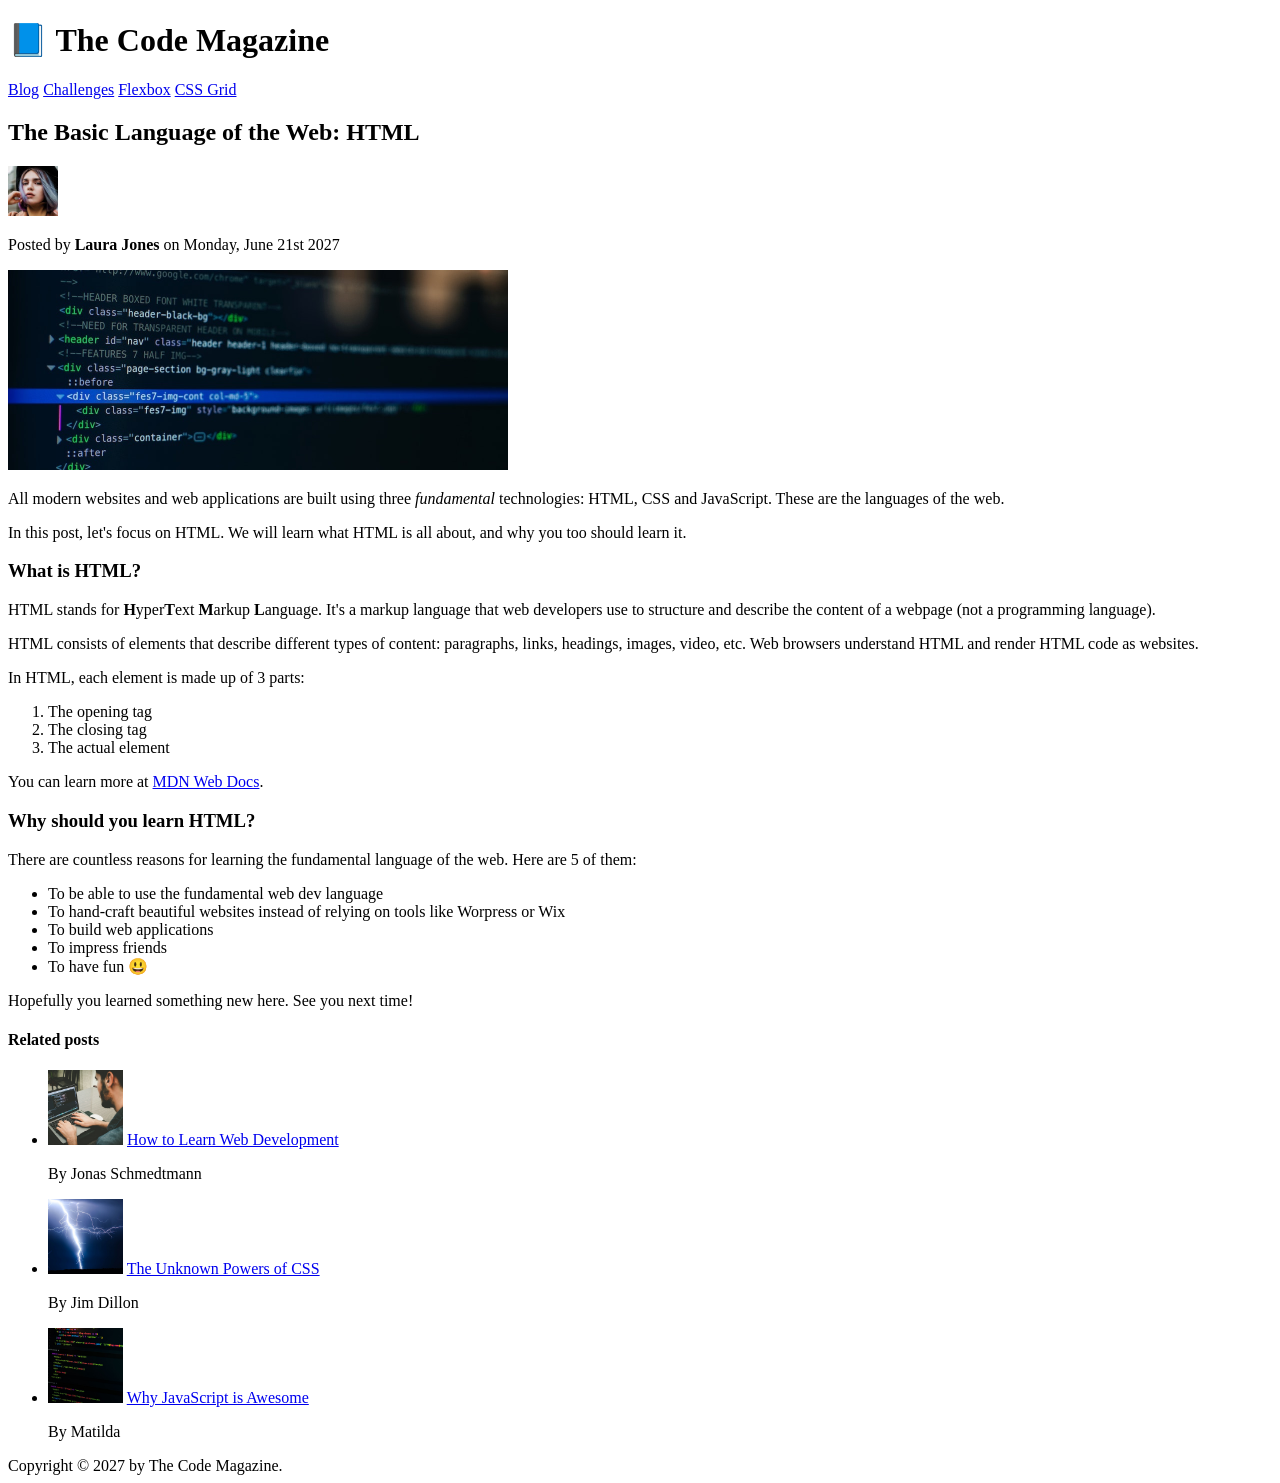
<file: html-css-course-master/final/02-HTML-Fundamentals/index.html>
<!DOCTYPE html>
<html lang="en">
  <head>
    <meta charset="UTF-8" />
    <title>The Basic Language of the Web: HTML</title>
  </head>

  <body>
    <!--
    <h1>The Basic Language of the Web: HTML</h1>
    <h2>The Basic Language of the Web: HTML</h2>
    <h3>The Basic Language of the Web: HTML</h3>
    <h4>The Basic Language of the Web: HTML</h4>
    <h5>The Basic Language of the Web: HTML</h5>
    <h6>The Basic Language of the Web: HTML</h6>
    -->

    <header>
      <h1>📘 The Code Magazine</h1>

      <nav>
        <a href="blog.html">Blog</a>
        <a href="#">Challenges</a>
        <a href="#">Flexbox</a>
        <a href="#">CSS Grid</a>
      </nav>
    </header>

    <article>
      <header>
        <h2>The Basic Language of the Web: HTML</h2>

        <img
          src="img/laura-jones.jpg"
          alt="Headshot of Laura Jones"
          height="50"
          width="50"
        />

        <p>Posted by <strong>Laura Jones</strong> on Monday, June 21st 2027</p>

        <img
          src="img/post-img.jpg"
          alt="HTML code on a screen"
          width="500"
          height="200"
        />
      </header>

      <p>
        All modern websites and web applications are built using three
        <em>fundamental</em>
        technologies: HTML, CSS and JavaScript. These are the languages of the
        web.
      </p>

      <p>
        In this post, let's focus on HTML. We will learn what HTML is all about,
        and why you too should learn it.
      </p>

      <h3>What is HTML?</h3>
      <p>
        HTML stands for <strong>H</strong>yper<strong>T</strong>ext
        <strong>M</strong>arkup <strong>L</strong>anguage. It's a markup
        language that web developers use to structure and describe the content
        of a webpage (not a programming language).
      </p>
      <p>
        HTML consists of elements that describe different types of content:
        paragraphs, links, headings, images, video, etc. Web browsers understand
        HTML and render HTML code as websites.
      </p>
      <p>In HTML, each element is made up of 3 parts:</p>

      <ol>
        <li>The opening tag</li>
        <li>The closing tag</li>
        <li>The actual element</li>
      </ol>

      <p>
        You can learn more at
        <a
          href="https://developer.mozilla.org/en-US/docs/Web/HTML"
          target="_blank"
          >MDN Web Docs</a
        >.
      </p>

      <h3>Why should you learn HTML?</h3>

      <p>
        There are countless reasons for learning the fundamental language of the
        web. Here are 5 of them:
      </p>

      <ul>
        <li>To be able to use the fundamental web dev language</li>
        <li>
          To hand-craft beautiful websites instead of relying on tools like
          Worpress or Wix
        </li>
        <li>To build web applications</li>
        <li>To impress friends</li>
        <li>To have fun 😃</li>
      </ul>

      <p>Hopefully you learned something new here. See you next time!</p>
    </article>

    <aside>
      <h4>Related posts</h4>

      <ul>
        <li>
          <img
            src="img/related-1.jpg"
            alt="Person programming"
            width="75"
            width="75"
          />
          <a href="#">How to Learn Web Development</a>
          <p>By Jonas Schmedtmann</p>
        </li>
        <li>
          <img src="img/related-2.jpg" alt="Lightning" width="75" heigth="75" />
          <a href="#">The Unknown Powers of CSS</a>
          <p>By Jim Dillon</p>
        </li>
        <li>
          <img
            src="img/related-3.jpg"
            alt="JavaScript code on a screen"
            width="75"
            height="75"
          />
          <a href="#">Why JavaScript is Awesome</a>
          <p>By Matilda</p>
        </li>
      </ul>
    </aside>

    <footer>Copyright &copy; 2027 by The Code Magazine.</footer>
  </body>
</html>
</file>
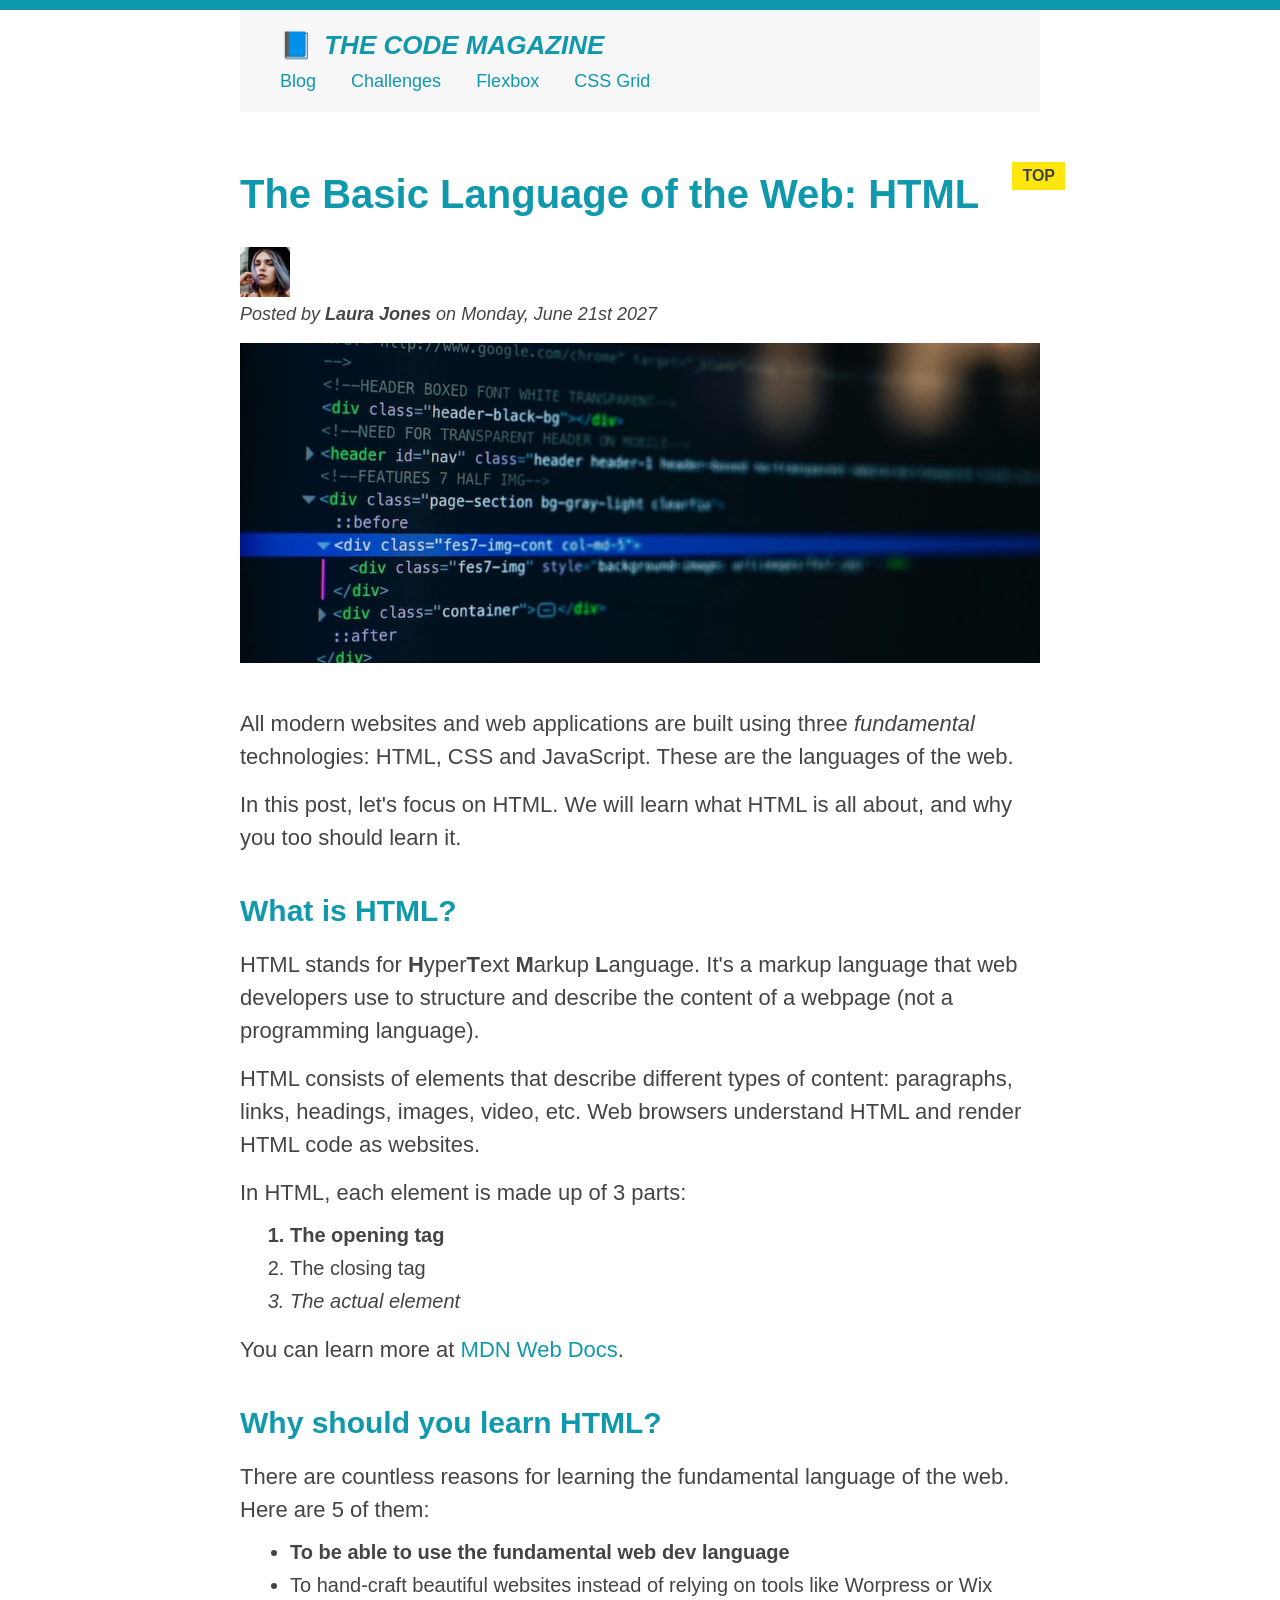
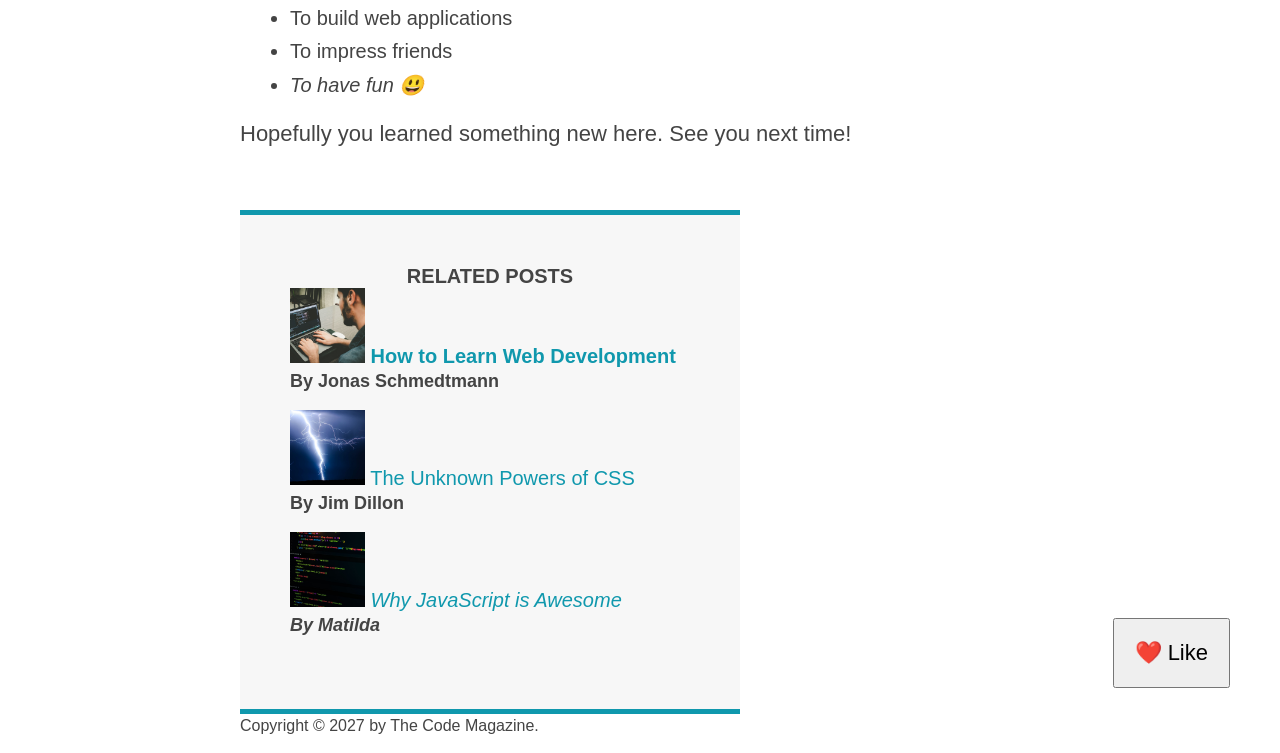
<file: html-css-course-master/final/03-CSS-Fundamentals/index.html>
<!DOCTYPE html>
<html lang="en">
  <head>
    <meta charset="UTF-8" />
    <link href="style.css" rel="stylesheet" />

    <title>The Basic Language of the Web: HTML</title>
  </head>

  <body>
    <!--
    <h1>The Basic Language of the Web: HTML</h1>
    <h2>The Basic Language of the Web: HTML</h2>
    <h3>The Basic Language of the Web: HTML</h3>
    <h4>The Basic Language of the Web: HTML</h4>
    <h5>The Basic Language of the Web: HTML</h5>
    <h6>The Basic Language of the Web: HTML</h6>
    -->

    <div class="container">
      <header class="main-header">
        <h1>📘 The Code Magazine</h1>

        <nav>
          <!-- <strong>This is the navigation</strong> -->
          <a href="blog.html">Blog</a>
          <a href="#">Challenges</a>
          <a href="#">Flexbox</a>
          <a href="#">CSS Grid</a>
        </nav>
      </header>

      <article>
        <header class="post-header">
          <h2>The Basic Language of the Web: HTML</h2>

          <img
            src="img/laura-jones.jpg"
            alt="Headshot of Laura Jones"
            height="50"
            width="50"
          />

          <p id="author">
            Posted by <strong>Laura Jones</strong> on Monday, June 21st 2027
          </p>

          <img
            src="img/post-img.jpg"
            alt="HTML code on a screen"
            width="500"
            height="200"
            class="post-img"
          />
          <button>❤️ Like</button>
        </header>

        <p>
          All modern websites and web applications are built using three
          <em>fundamental</em>
          technologies: HTML, CSS and JavaScript. These are the languages of the
          web.
        </p>

        <p>
          In this post, let's focus on HTML. We will learn what HTML is all
          about, and why you too should learn it.
        </p>

        <h3>What is HTML?</h3>
        <p>
          HTML stands for <strong>H</strong>yper<strong>T</strong>ext
          <strong>M</strong>arkup <strong>L</strong>anguage. It's a markup
          language that web developers use to structure and describe the content
          of a webpage (not a programming language).
        </p>
        <p>
          HTML consists of elements that describe different types of content:
          paragraphs, links, headings, images, video, etc. Web browsers
          understand HTML and render HTML code as websites.
        </p>
        <p>In HTML, each element is made up of 3 parts:</p>

        <ol>
          <li class="first-li">The opening tag</li>
          <li>The closing tag</li>
          <li>The actual element</li>
        </ol>

        <p>
          You can learn more at
          <a
            href="https://developer.mozilla.org/en-US/docs/Web/HTML"
            target="_blank"
            >MDN Web Docs</a
          >.
        </p>

        <h3>Why should you learn HTML?</h3>

        <p>
          There are countless reasons for learning the fundamental language of
          the web. Here are 5 of them:
        </p>

        <ul>
          <li class="first-li">
            To be able to use the fundamental web dev language
          </li>
          <li>
            To hand-craft beautiful websites instead of relying on tools like
            Worpress or Wix
          </li>
          <li>To build web applications</li>
          <li>To impress friends</li>
          <li>To have fun 😃</li>
        </ul>

        <p>Hopefully you learned something new here. See you next time!</p>
      </article>

      <aside>
        <h4>Related posts</h4>

        <ul class="related">
          <li>
            <img
              src="img/related-1.jpg"
              alt="Person programming"
              width="75"
              height="75"
            />
            <a href="#">How to Learn Web Development</a>
            <p class="related-author">By Jonas Schmedtmann</p>
          </li>
          <li>
            <img
              src="img/related-2.jpg"
              alt="Lightning"
              width="75"
              height="75"
            />
            <a href="#">The Unknown Powers of CSS</a>
            <p class="related-author">By Jim Dillon</p>
          </li>
          <li>
            <img
              src="img/related-3.jpg"
              alt="JavaScript code on a screen"
              width="75"
              height="75"
            />
            <a href="#">Why JavaScript is Awesome</a>
            <p class="related-author">By Matilda</p>
          </li>
        </ul>
      </aside>

      <footer>
        <p id="copyright" class="copyright text">
          Copyright &copy; 2027 by The Code Magazine.
        </p>
      </footer>
    </div>
  </body>
</html>
</file>
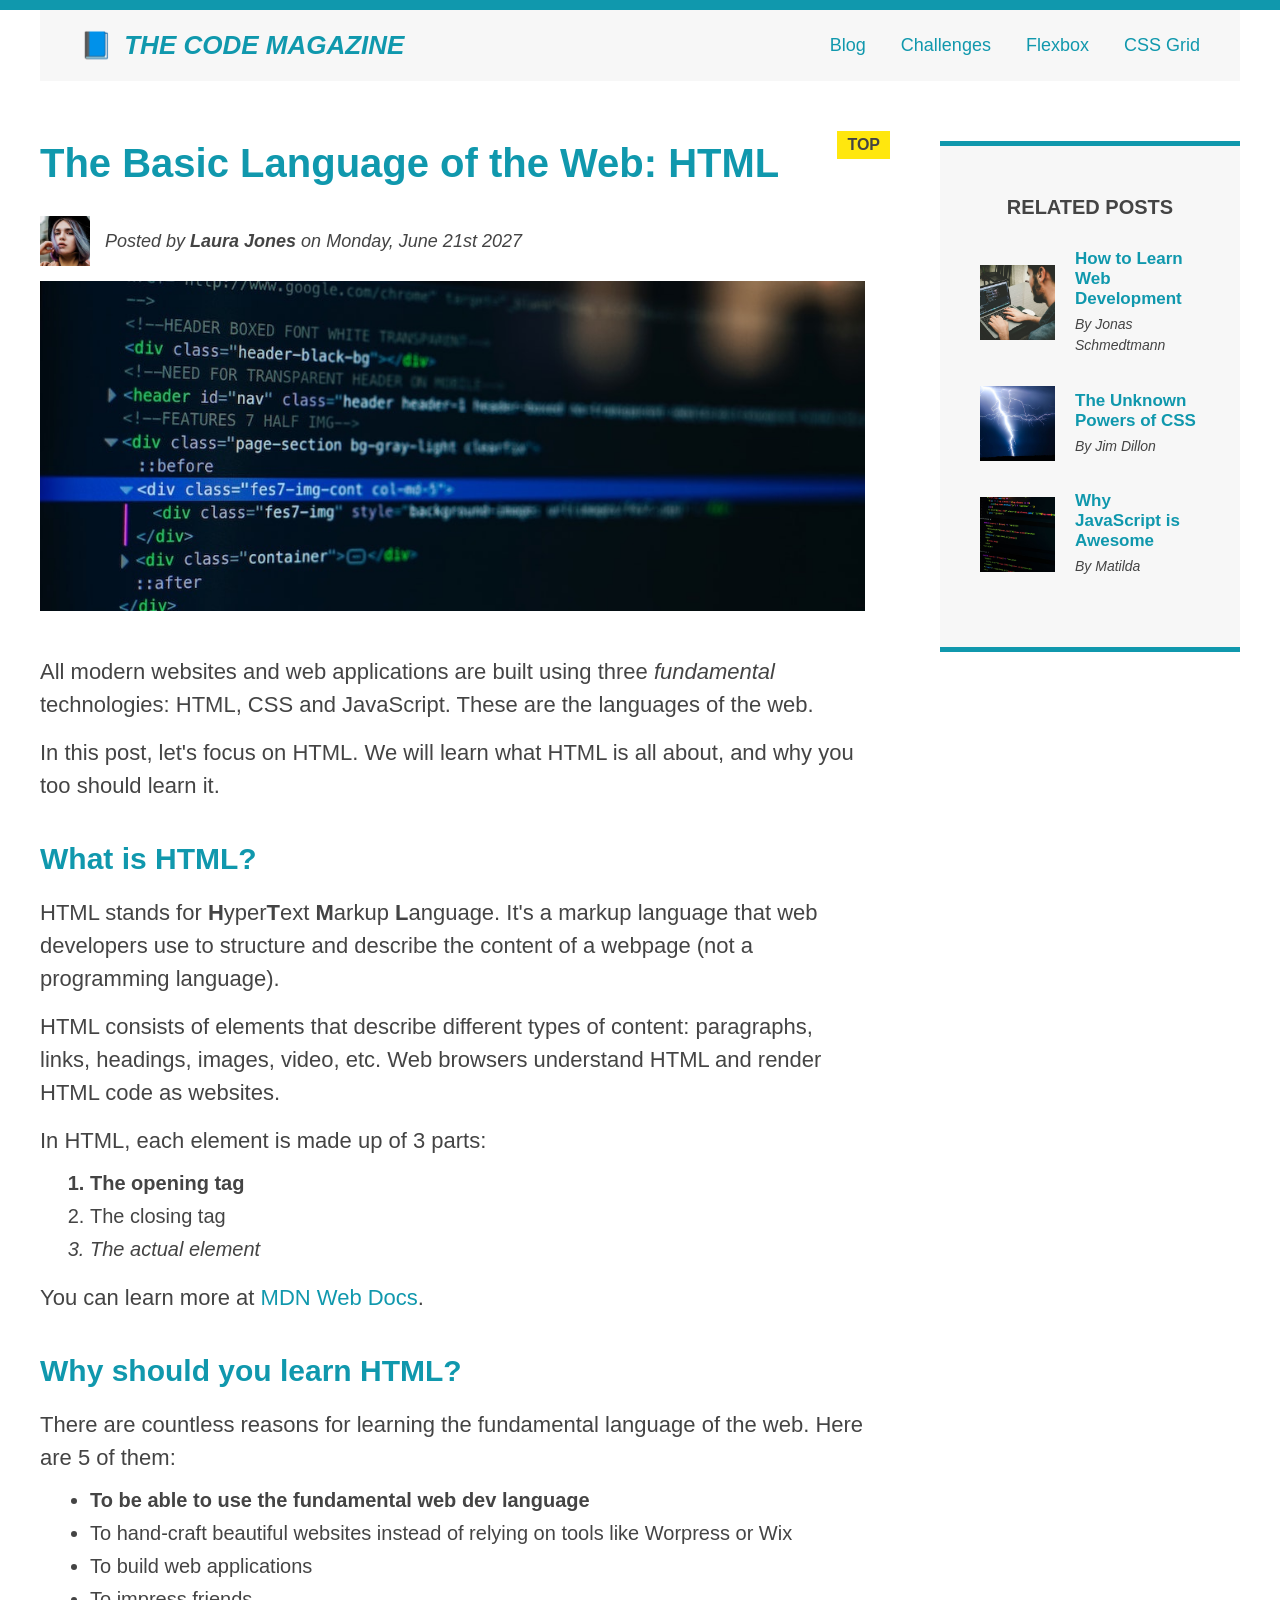
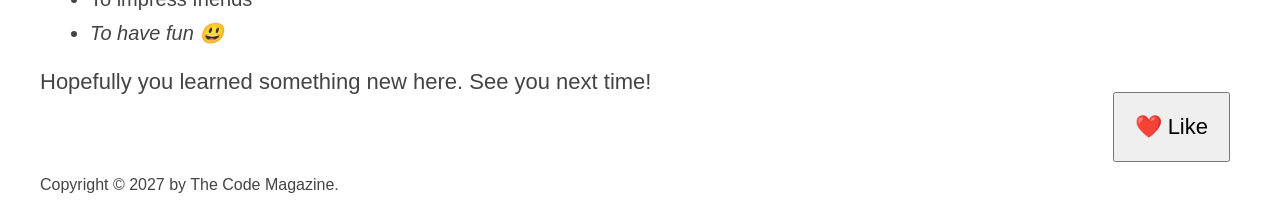
<file: html-css-course-master/final/04-CSS-Layouts/index.html>
<!DOCTYPE html>
<html lang="en">
  <head>
    <meta charset="UTF-8" />
    <link href="style.css" rel="stylesheet" />

    <title>The Basic Language of the Web: HTML</title>
  </head>

  <body>
    <!--
    <h1>The Basic Language of the Web: HTML</h1>
    <h2>The Basic Language of the Web: HTML</h2>
    <h3>The Basic Language of the Web: HTML</h3>
    <h4>The Basic Language of the Web: HTML</h4>
    <h5>The Basic Language of the Web: HTML</h5>
    <h6>The Basic Language of the Web: HTML</h6>
    -->

    <div class="container">
      <header class="main-header clearfix">
        <h1>📘 The Code Magazine</h1>

        <nav>
          <!-- <strong>This is the navigation</strong> -->
          <a href="blog.html">Blog</a>
          <a href="#">Challenges</a>
          <a href="flexbox.html">Flexbox</a>
          <a href="css-grid.html">CSS Grid</a>
        </nav>

        <!-- <div class="clear"></div> -->
      </header>

      <!-- ONLY NECESSARY FOR FLEXBOX -->
      <!-- <div class="row"> -->
      <article>
        <header class="post-header">
          <h2>The Basic Language of the Web: HTML</h2>

          <div class="author-box">
            <img
              src="img/laura-jones.jpg"
              alt="Headshot of Laura Jones"
              height="50"
              width="50"
              class="author-img"
            />

            <p id="author" class="author">
              Posted by <strong>Laura Jones</strong> on Monday, June 21st 2027
            </p>
          </div>

          <img
            src="img/post-img.jpg"
            alt="HTML code on a screen"
            width="500"
            height="200"
            class="post-img"
          />
          <button>❤️ Like</button>
        </header>

        <p>
          All modern websites and web applications are built using three
          <em>fundamental</em>
          technologies: HTML, CSS and JavaScript. These are the languages of the
          web.
        </p>

        <p>
          In this post, let's focus on HTML. We will learn what HTML is all
          about, and why you too should learn it.
        </p>

        <h3>What is HTML?</h3>
        <p>
          HTML stands for <strong>H</strong>yper<strong>T</strong>ext
          <strong>M</strong>arkup <strong>L</strong>anguage. It's a markup
          language that web developers use to structure and describe the content
          of a webpage (not a programming language).
        </p>
        <p>
          HTML consists of elements that describe different types of content:
          paragraphs, links, headings, images, video, etc. Web browsers
          understand HTML and render HTML code as websites.
        </p>
        <p>In HTML, each element is made up of 3 parts:</p>

        <ol>
          <li class="first-li">The opening tag</li>
          <li>The closing tag</li>
          <li>The actual element</li>
        </ol>

        <p>
          You can learn more at
          <a
            href="https://developer.mozilla.org/en-US/docs/Web/HTML"
            target="_blank"
            >MDN Web Docs</a
          >.
        </p>

        <h3>Why should you learn HTML?</h3>

        <p>
          There are countless reasons for learning the fundamental language of
          the web. Here are 5 of them:
        </p>

        <ul>
          <li class="first-li">
            To be able to use the fundamental web dev language
          </li>
          <li>
            To hand-craft beautiful websites instead of relying on tools like
            Worpress or Wix
          </li>
          <li>To build web applications</li>
          <li>To impress friends</li>
          <li>To have fun 😃</li>
        </ul>

        <p>Hopefully you learned something new here. See you next time!</p>
      </article>

      <aside>
        <h4>Related posts</h4>

        <ul class="related">
          <li class="related-post">
            <img
              src="img/related-1.jpg"
              alt="Person programming"
              width="75"
              height="75"
            />
            <div>
              <a href="#" class="related-link">How to Learn Web Development</a>
              <p class="related-author">By Jonas Schmedtmann</p>
            </div>
          </li>
          <li class="related-post">
            <img
              src="img/related-2.jpg"
              alt="Lightning"
              width="75"
              height="75"
            />
            <div>
              <a href="#" class="related-link">The Unknown Powers of CSS</a>
              <p class="related-author">By Jim Dillon</p>
            </div>
          </li>
          <li class="related-post">
            <img
              src="img/related-3.jpg"
              alt="JavaScript code on a screen"
              width="75"
              height="75"
            />
            <div>
              <a href="#" class="related-link">Why JavaScript is Awesome</a>
              <p class="related-author">By Matilda</p>
            </div>
          </li>
        </ul>
      </aside>
      <!-- </div> -->

      <footer>
        <p id="copyright" class="copyright text">
          Copyright &copy; 2027 by The Code Magazine.
        </p>
      </footer>
    </div>
  </body>
</html>
</file>
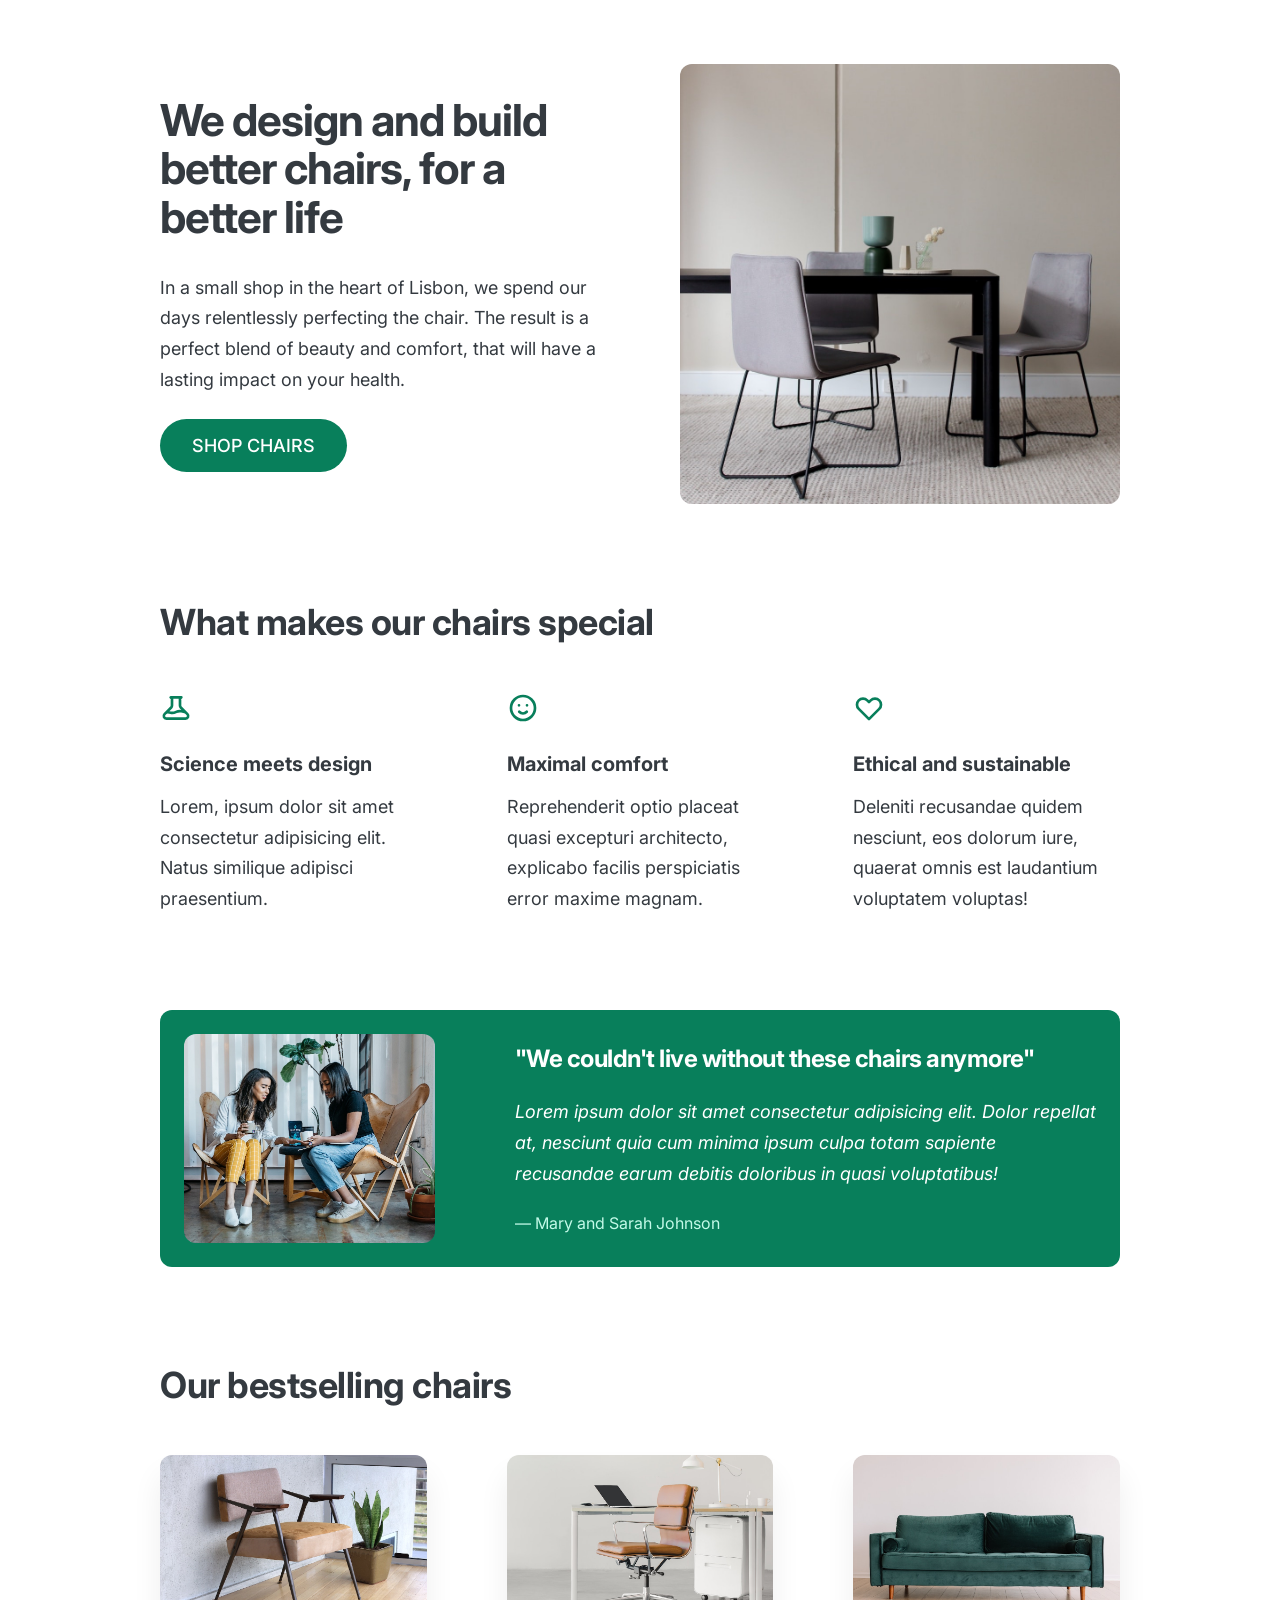
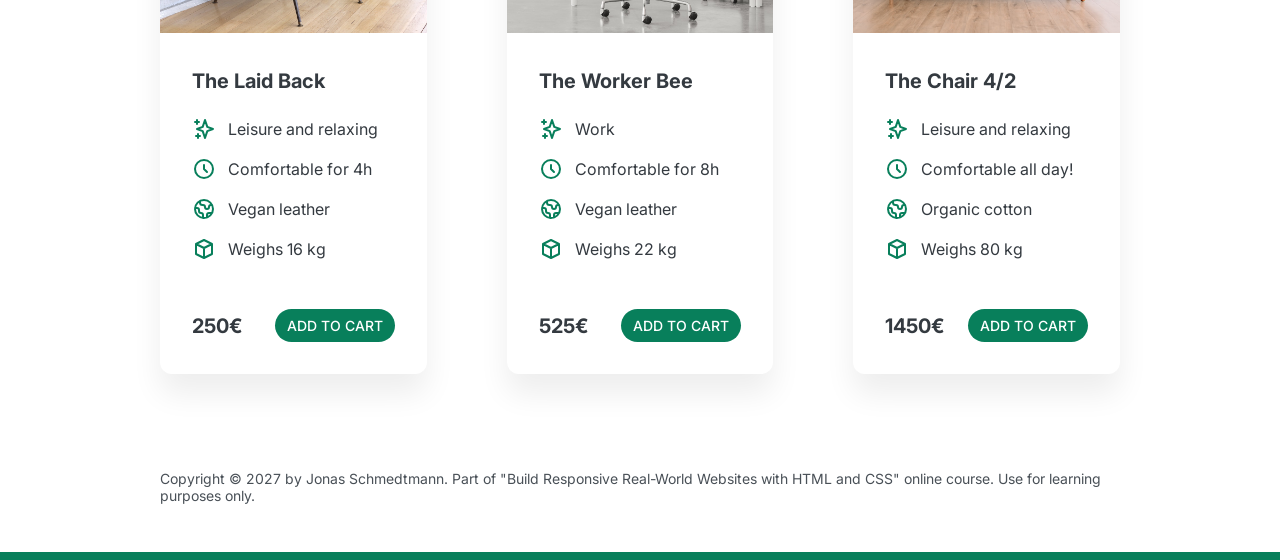
<file: html-css-course-master/final/05-Design/index.html>
<!DOCTYPE html>
<html lang="en">
  <head>
    <meta charset="UTF-8" />
    <meta http-equiv="X-UA-Compatible" content="IE=edge" />
    <meta name="viewport" content="width=device-width, initial-scale=1.0" />

    <link rel="preconnect" href="https://fonts.gstatic.com" />
    <link
      href="https://fonts.googleapis.com/css2?family=Inter:wght@400;500;700&display=swap"
      rel="stylesheet"
    />

    <link rel="stylesheet" href="style.css" />
    <title>Lisbon Chair Shop</title>
  </head>
  <body>
    <div class="container">
      <header>
        <div class="header-text-box">
          <h1>We design and build better chairs, for a better life</h1>
          <p class="header-text">
            In a small shop in the heart of Lisbon, we spend our days
            relentlessly perfecting the chair. The result is a perfect blend of
            beauty and comfort, that will have a lasting impact on your health.
          </p>
          <a class="btn btn--big" href="#">Shop chairs</a>
        </div>
        <img src="hero.jpg" alt="Photo" />
      </header>

      <section>
        <h2>What makes our chairs special</h2>
        <div class="grid-3-cols">
          <div>
            <svg
              xmlns="http://www.w3.org/2000/svg"
              class="features-icon"
              fill="none"
              viewBox="0 0 24 24"
              stroke="currentColor"
            >
              <path
                stroke-linecap="round"
                stroke-linejoin="round"
                stroke-width="2"
                d="M19.428 15.428a2 2 0 00-1.022-.547l-2.387-.477a6 6 0 00-3.86.517l-.318.158a6 6 0 01-3.86.517L6.05 15.21a2 2 0 00-1.806.547M8 4h8l-1 1v5.172a2 2 0 00.586 1.414l5 5c1.26 1.26.367 3.414-1.415 3.414H4.828c-1.782 0-2.674-2.154-1.414-3.414l5-5A2 2 0 009 10.172V5L8 4z"
              />
            </svg>
            <p class="features-title"><strong>Science meets design</strong></p>
            <p class="features-text">
              Lorem, ipsum dolor sit amet consectetur adipisicing elit. Natus
              similique adipisci praesentium.
            </p>
          </div>

          <div>
            <svg
              xmlns="http://www.w3.org/2000/svg"
              class="features-icon"
              fill="none"
              viewBox="0 0 24 24"
              stroke="currentColor"
            >
              <path
                stroke-linecap="round"
                stroke-linejoin="round"
                stroke-width="2"
                d="M14.828 14.828a4 4 0 01-5.656 0M9 10h.01M15 10h.01M21 12a9 9 0 11-18 0 9 9 0 0118 0z"
              />
            </svg>
            <p class="features-title">
              <strong>Maximal comfort</strong>
            </p>
            <p class="features-text">
              Reprehenderit optio placeat quasi excepturi architecto, explicabo
              facilis perspiciatis error maxime magnam.
            </p>
          </div>

          <div>
            <svg
              xmlns="http://www.w3.org/2000/svg"
              class="features-icon"
              fill="none"
              viewBox="0 0 24 24"
              stroke="currentColor"
            >
              <path
                stroke-linecap="round"
                stroke-linejoin="round"
                stroke-width="2"
                d="M4.318 6.318a4.5 4.5 0 000 6.364L12 20.364l7.682-7.682a4.5 4.5 0 00-6.364-6.364L12 7.636l-1.318-1.318a4.5 4.5 0 00-6.364 0z"
              />
            </svg>
            <p class="features-title">
              <strong>Ethical and sustainable</strong>
            </p>
            <p class="features-text">
              Deleniti recusandae quidem nesciunt, eos dolorum iure, quaerat
              omnis est laudantium voluptatem voluptas!
            </p>
          </div>
        </div>
      </section>

      <section class="testimonial-section">
        <div class="grid-3-cols">
          <img src="customers.jpg" alt="People sitting on chairs" />
          <div class="testimonial-box">
            <h2>"We couldn't live without these chairs anymore"</h2>
            <blockquote class="testimonial-text">
              Lorem ipsum dolor sit amet consectetur adipisicing elit. Dolor
              repellat at, nesciunt quia cum minima ipsum culpa totam sapiente
              recusandae earum debitis doloribus in quasi voluptatibus!
            </blockquote>
            <p class="testimonial-author">&mdash; Mary and Sarah Johnson</p>
          </div>
        </div>
      </section>

      <section>
        <h2>Our bestselling chairs</h2>
        <div class="grid-3-cols">
          <figure class="chair">
            <img src="chair-1.jpg" alt="Chair" />
            <div class="chair-box">
              <h3>The Laid Back</h3>
              <ul class="chair-details">
                <li>
                  <svg
                    xmlns="http://www.w3.org/2000/svg"
                    class="chair-icon"
                    fill="none"
                    viewBox="0 0 24 24"
                    stroke="currentColor"
                  >
                    <path
                      stroke-linecap="round"
                      stroke-linejoin="round"
                      stroke-width="2"
                      d="M5 3v4M3 5h4M6 17v4m-2-2h4m5-16l2.286 6.857L21 12l-5.714 2.143L13 21l-2.286-6.857L5 12l5.714-2.143L13 3z"
                    />
                  </svg>
                  <!-- Span is a generic INLINE text element, it doesn't have any meaning. It's like a div element, but inline -->
                  <span>Leisure and relaxing</span>
                </li>
                <li>
                  <svg
                    xmlns="http://www.w3.org/2000/svg"
                    class="chair-icon"
                    fill="none"
                    viewBox="0 0 24 24"
                    stroke="currentColor"
                  >
                    <path
                      stroke-linecap="round"
                      stroke-linejoin="round"
                      stroke-width="2"
                      d="M12 8v4l3 3m6-3a9 9 0 11-18 0 9 9 0 0118 0z"
                    />
                  </svg>
                  <span>Comfortable for 4h</span>
                </li>
                <li>
                  <svg
                    xmlns="http://www.w3.org/2000/svg"
                    class="chair-icon"
                    fill="none"
                    viewBox="0 0 24 24"
                    stroke="currentColor"
                  >
                    <path
                      stroke-linecap="round"
                      stroke-linejoin="round"
                      stroke-width="2"
                      d="M3.055 11H5a2 2 0 012 2v1a2 2 0 002 2 2 2 0 012 2v2.945M8 3.935V5.5A2.5 2.5 0 0010.5 8h.5a2 2 0 012 2 2 2 0 104 0 2 2 0 012-2h1.064M15 20.488V18a2 2 0 012-2h3.064M21 12a9 9 0 11-18 0 9 9 0 0118 0z"
                    />
                  </svg>
                  <span>Vegan leather</span>
                </li>
                <li>
                  <svg
                    xmlns="http://www.w3.org/2000/svg"
                    class="chair-icon"
                    fill="none"
                    viewBox="0 0 24 24"
                    stroke="currentColor"
                  >
                    <path
                      stroke-linecap="round"
                      stroke-linejoin="round"
                      stroke-width="2"
                      d="M20 7l-8-4-8 4m16 0l-8 4m8-4v10l-8 4m0-10L4 7m8 4v10M4 7v10l8 4"
                    />
                  </svg>
                  <span>Weighs 16 kg</span>
                </li>
              </ul>
              <div class="chair-price">
                <strong>250€</strong>
                <a href="#" class="btn btn--small">Add to cart</a>
              </div>
            </div>
          </figure>

          <figure class="chair">
            <img src="chair-2.jpg" alt="Chair" />
            <div class="chair-box">
              <h3>The Worker Bee</h3>
              <ul class="chair-details">
                <li>
                  <svg
                    xmlns="http://www.w3.org/2000/svg"
                    class="chair-icon"
                    fill="none"
                    viewBox="0 0 24 24"
                    stroke="currentColor"
                  >
                    <path
                      stroke-linecap="round"
                      stroke-linejoin="round"
                      stroke-width="2"
                      d="M5 3v4M3 5h4M6 17v4m-2-2h4m5-16l2.286 6.857L21 12l-5.714 2.143L13 21l-2.286-6.857L5 12l5.714-2.143L13 3z"
                    />
                  </svg>
                  <span>Work</span>
                </li>
                <li>
                  <svg
                    xmlns="http://www.w3.org/2000/svg"
                    class="chair-icon"
                    fill="none"
                    viewBox="0 0 24 24"
                    stroke="currentColor"
                  >
                    <path
                      stroke-linecap="round"
                      stroke-linejoin="round"
                      stroke-width="2"
                      d="M12 8v4l3 3m6-3a9 9 0 11-18 0 9 9 0 0118 0z"
                    />
                  </svg>
                  <span>Comfortable for 8h</span>
                </li>
                <li>
                  <svg
                    xmlns="http://www.w3.org/2000/svg"
                    class="chair-icon"
                    fill="none"
                    viewBox="0 0 24 24"
                    stroke="currentColor"
                  >
                    <path
                      stroke-linecap="round"
                      stroke-linejoin="round"
                      stroke-width="2"
                      d="M3.055 11H5a2 2 0 012 2v1a2 2 0 002 2 2 2 0 012 2v2.945M8 3.935V5.5A2.5 2.5 0 0010.5 8h.5a2 2 0 012 2 2 2 0 104 0 2 2 0 012-2h1.064M15 20.488V18a2 2 0 012-2h3.064M21 12a9 9 0 11-18 0 9 9 0 0118 0z"
                    />
                  </svg>
                  <span>Vegan leather</span>
                </li>
                <li>
                  <svg
                    xmlns="http://www.w3.org/2000/svg"
                    class="chair-icon"
                    fill="none"
                    viewBox="0 0 24 24"
                    stroke="currentColor"
                  >
                    <path
                      stroke-linecap="round"
                      stroke-linejoin="round"
                      stroke-width="2"
                      d="M20 7l-8-4-8 4m16 0l-8 4m8-4v10l-8 4m0-10L4 7m8 4v10M4 7v10l8 4"
                    />
                  </svg>
                  <span>Weighs 22 kg</span>
                </li>
              </ul>
              <div class="chair-price">
                <strong>525€</strong>
                <a href="#" class="btn btn--small">Add to cart</a>
              </div>
            </div>
          </figure>

          <figure class="chair">
            <img src="chair-3.jpg" alt="Chair" />
            <div class="chair-box">
              <h3>The Chair 4/2</h3>
              <ul class="chair-details">
                <li>
                  <svg
                    xmlns="http://www.w3.org/2000/svg"
                    class="chair-icon"
                    fill="none"
                    viewBox="0 0 24 24"
                    stroke="currentColor"
                  >
                    <path
                      stroke-linecap="round"
                      stroke-linejoin="round"
                      stroke-width="2"
                      d="M5 3v4M3 5h4M6 17v4m-2-2h4m5-16l2.286 6.857L21 12l-5.714 2.143L13 21l-2.286-6.857L5 12l5.714-2.143L13 3z"
                    />
                  </svg>
                  <span>Leisure and relaxing</span>
                </li>
                <li>
                  <svg
                    xmlns="http://www.w3.org/2000/svg"
                    class="chair-icon"
                    fill="none"
                    viewBox="0 0 24 24"
                    stroke="currentColor"
                  >
                    <path
                      stroke-linecap="round"
                      stroke-linejoin="round"
                      stroke-width="2"
                      d="M12 8v4l3 3m6-3a9 9 0 11-18 0 9 9 0 0118 0z"
                    />
                  </svg>
                  <span>Comfortable all day!</span>
                </li>
                <li>
                  <svg
                    xmlns="http://www.w3.org/2000/svg"
                    class="chair-icon"
                    fill="none"
                    viewBox="0 0 24 24"
                    stroke="currentColor"
                  >
                    <path
                      stroke-linecap="round"
                      stroke-linejoin="round"
                      stroke-width="2"
                      d="M3.055 11H5a2 2 0 012 2v1a2 2 0 002 2 2 2 0 012 2v2.945M8 3.935V5.5A2.5 2.5 0 0010.5 8h.5a2 2 0 012 2 2 2 0 104 0 2 2 0 012-2h1.064M15 20.488V18a2 2 0 012-2h3.064M21 12a9 9 0 11-18 0 9 9 0 0118 0z"
                    />
                  </svg>
                  <span>Organic cotton</span>
                </li>
                <li>
                  <svg
                    xmlns="http://www.w3.org/2000/svg"
                    class="chair-icon"
                    fill="none"
                    viewBox="0 0 24 24"
                    stroke="currentColor"
                  >
                    <path
                      stroke-linecap="round"
                      stroke-linejoin="round"
                      stroke-width="2"
                      d="M20 7l-8-4-8 4m16 0l-8 4m8-4v10l-8 4m0-10L4 7m8 4v10M4 7v10l8 4"
                    />
                  </svg>
                  <span>Weighs 80 kg</span>
                </li>
              </ul>
              <div class="chair-price">
                <strong>1450€</strong>
                <a href="#" class="btn btn--small">Add to cart</a>
              </div>
            </div>
          </figure>
        </div>
      </section>

      <footer>
        Copyright &copy; 2027 by Jonas Schmedtmann. Part of "Build Responsive
        Real-World Websites with HTML and CSS" online course. Use for learning
        purposes only.
      </footer>
    </div>
  </body>
</html>
</file>
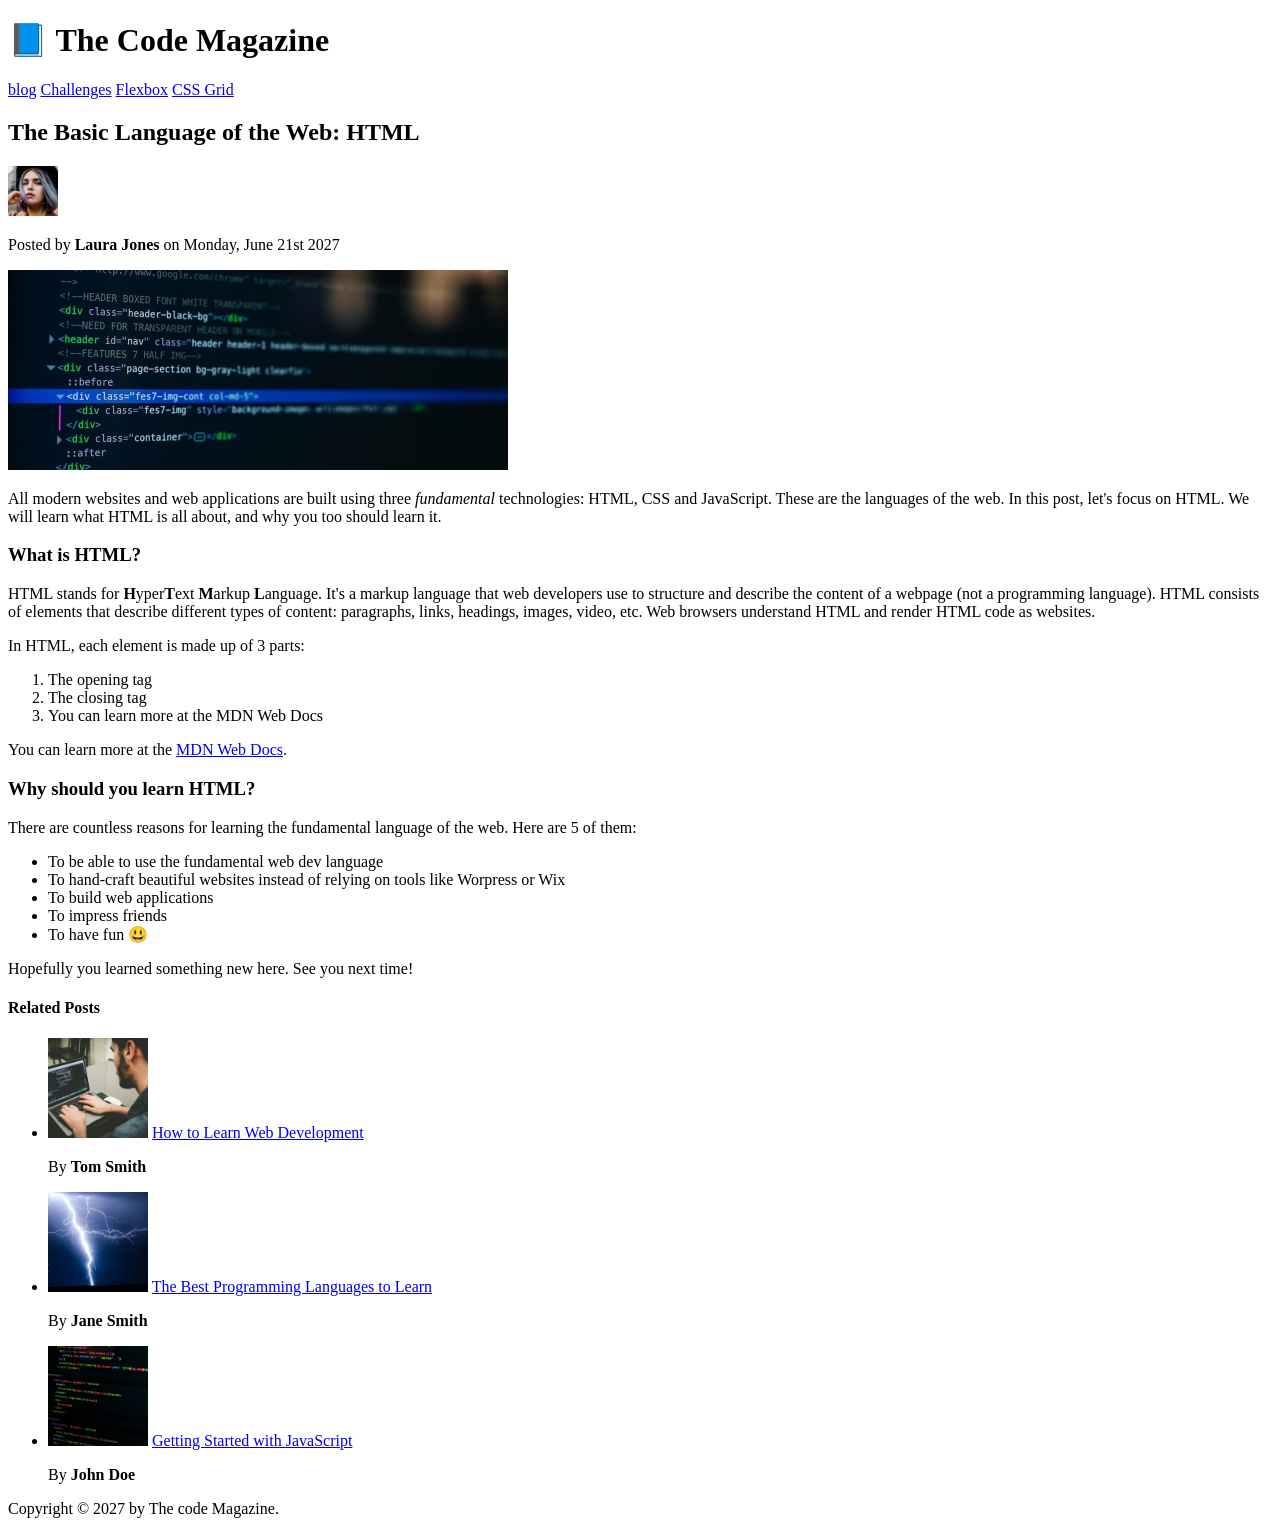
<file: html-css-course-master/starter/02-HTML-Fundamentals/index.html>
<!doctype html>
<html lang="en">
  <head>
    <meta charset="UTF-8" />
    <meta name="viewport" content="width=device-width, initial-scale=1.0" />
    <title>The basic Language of the web: HTML</title>
  </head>
  <body>
    <header>
      <h1>📘 The Code Magazine</h1>
      <nav>
        <a href="./blog.html">blog</a>
        <a href="./challenges.html">Challenges</a>
        <a href="#">Flexbox</a>
        <a href="#">CSS Grid</a>
      </nav>
    </header>
    <main>
      <article>
        <header>
          <h2>The Basic Language of the Web: HTML</h2>
          <img
            src="./laura-jones.jpg"
            alt="An image of Laura Jones"
            width="50px"
            height="50px"
          />
          <p>Posted by <b>Laura Jones</b> on Monday, June 21st 2027</p>
          <img
            src="./post-img.jpg"
            alt="An image of a computer screen with codes on it"
            width="500px"
            height="200px"
          />
        </header>

        <p>
          All modern websites and web applications are built using three
          <em>fundamental</em>
          technologies: HTML, CSS and JavaScript. These are the languages of the
          web. In this post, let's focus on HTML. We will learn what HTML is all
          about, and why you too should learn it.
        </p>
        <h3>What is HTML?</h3>
        <p>
          HTML stands for <b>H</b>yper<b>T</b>ext <b>M</b>arkup <b>L</b>anguage.
          It's a markup language that web developers use to structure and
          describe the content of a webpage (not a programming language). HTML
          consists of elements that describe different types of content:
          paragraphs, links, headings, images, video, etc. Web browsers
          understand HTML and render HTML code as websites.
        </p>
        <p>In HTML, each element is made up of 3 parts:</p>
        <ol>
          <li>The opening tag</li>
          <li>The closing tag</li>
          <li>You can learn more at the MDN Web Docs</li>
        </ol>
        <p>
          You can learn more at the
          <a
            href="https://developer.mozilla.org/en-US/docs/Web/HTML"
            target="_blank"
            >MDN Web Docs</a
          >.
        </p>
        <h3>Why should you learn HTML?</h3>
        <p>
          There are countless reasons for learning the fundamental language of
          the web. Here are 5 of them:
        </p>
        <ul>
          <li>To be able to use the fundamental web dev language</li>
          <li>
            To hand-craft beautiful websites instead of relying on tools like
            Worpress or Wix
          </li>
          <li>To build web applications</li>
          <li>To impress friends</li>
          <li>To have fun 😃</li>
        </ul>
        <p>Hopefully you learned something new here. See you next time!</p>
      </article>
      <aside>
        <h4>Related Posts</h4>
        <ul>
          <li>
            <img
              src="related-1.jpg"
              alt="Related post image"
              height="100px"
              width="100px"
            />
            <a href="#">How to Learn Web Development</a>
            <p>By <b>Tom Smith</b></p>
          </li>
          <li>
            <img
              src="related-2.jpg"
              alt="Related post image"
              height="100px"
              width="100px"
            />
            <a href="#">The Best Programming Languages to Learn</a>
            <p>By <b>Jane Smith</b></p>
          </li>
          <li>
            <img
              src="related-3.jpg"
              alt="Related post image"
              height="100px"
              width="100px"
            />
            <a href="#">Getting Started with JavaScript</a>
            <p>By <b>John Doe</b></p>
          </li>
        </ul>
      </aside>
    </main>
    <footer>
      <p>Copyright &copy; 2027 by The code Magazine.</p>
    </footer>
  </body>
</html>
</file>
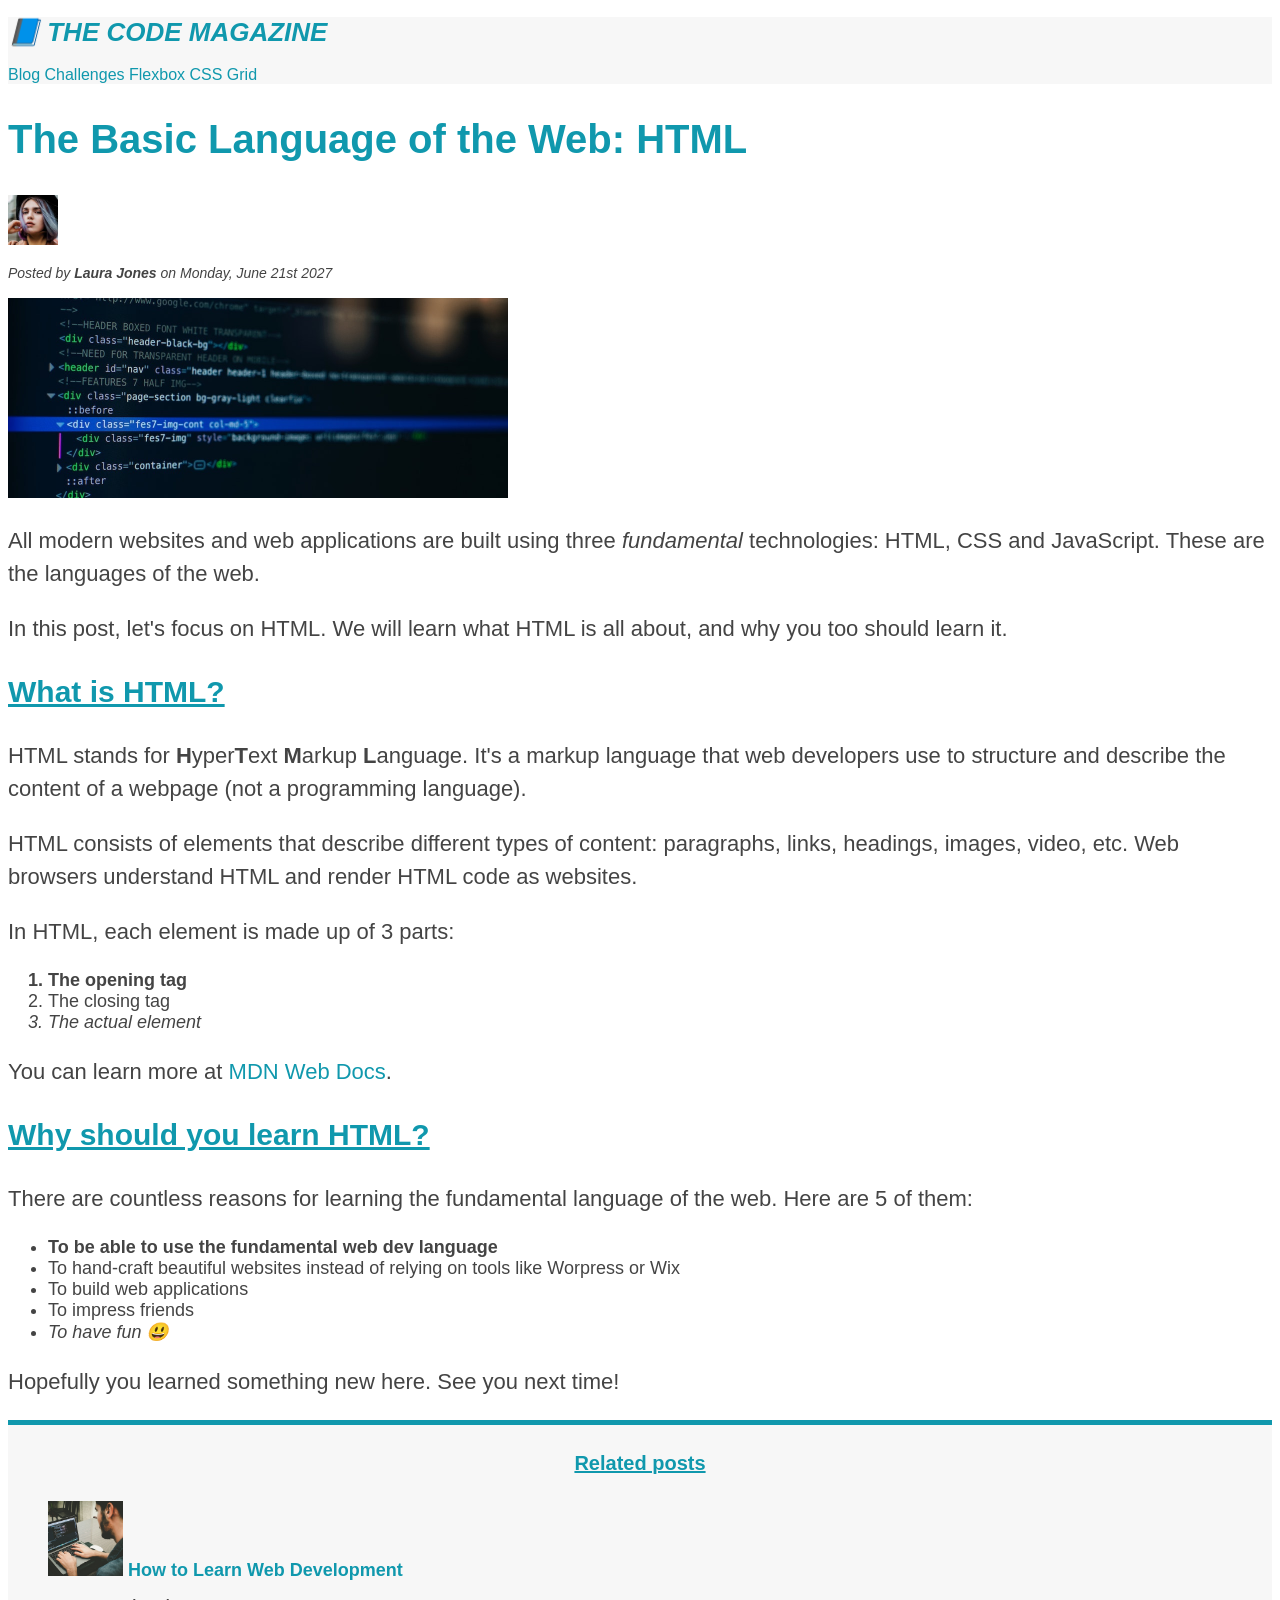
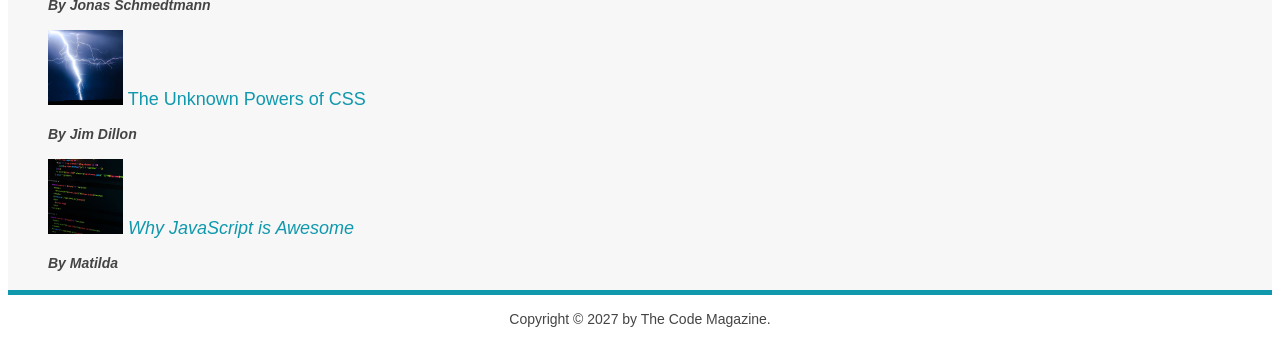
<file: html-css-course-master/starter/03-CSS-Fundamentals/index.html>
<!doctype html>
<html lang="en">
  <head>
    <meta charset="UTF-8" />
    <title>The Basic Language of the Web: HTML</title>
    <link rel="stylesheet" href="style.css" />
  </head>

  <body>
    <!--
    <h1>The Basic Language of the Web: HTML</h1>
    <h2>The Basic Language of the Web: HTML</h2>
    <h3>The Basic Language of the Web: HTML</h3>
    <h4>The Basic Language of the Web: HTML</h4>
    <h5>The Basic Language of the Web: HTML</h5>
    <h6>The Basic Language of the Web: HTML</h6>
    -->

    <header class="main-header">
      <h1 class="header-title">📘 The Code Magazine</h1>

      <nav>
        <a href="blog.html">Blog</a>
        <a href="#">Challenges</a>
        <a href="#">Flexbox</a>
        <a href="#">CSS Grid</a>
      </nav>
    </header>

    <article>
      <header>
        <h2 class="header-title">The Basic Language of the Web: HTML</h2>

        <img
          src="img/laura-jones.jpg"
          alt="Headshot of Laura Jones"
          height="50"
          width="50"
        />

        <p id="auther">
          Posted by <strong>Laura Jones</strong> on Monday, June 21st 2027
        </p>

        <img
          src="img/post-img.jpg"
          alt="HTML code on a screen"
          width="500"
          height="200"
        />
      </header>

      <p>
        All modern websites and web applications are built using three
        <em>fundamental</em>
        technologies: HTML, CSS and JavaScript. These are the languages of the
        web.
      </p>

      <p>
        In this post, let's focus on HTML. We will learn what HTML is all about,
        and why you too should learn it.
      </p>

      <h3 class="header-title">What is HTML?</h3>
      <p>
        HTML stands for <strong>H</strong>yper<strong>T</strong>ext
        <strong>M</strong>arkup <strong>L</strong>anguage. It's a markup
        language that web developers use to structure and describe the content
        of a webpage (not a programming language).
      </p>
      <p>
        HTML consists of elements that describe different types of content:
        paragraphs, links, headings, images, video, etc. Web browsers understand
        HTML and render HTML code as websites.
      </p>
      <p>In HTML, each element is made up of 3 parts:</p>

      <ol>
        <li>The opening tag</li>
        <li>The closing tag</li>
        <li>The actual element</li>
      </ol>

      <p>
        You can learn more at
        <a
          href="https://developer.mozilla.org/en-US/docs/Web/HTML"
          target="_blank"
          >MDN Web Docs</a
        >.
      </p>

      <h3 class="header-title">Why should you learn HTML?</h3>

      <p>
        There are countless reasons for learning the fundamental language of the
        web. Here are 5 of them:
      </p>

      <ul>
        <li>To be able to use the fundamental web dev language</li>
        <li>
          To hand-craft beautiful websites instead of relying on tools like
          Worpress or Wix
        </li>
        <li>To build web applications</li>
        <li>To impress friends</li>
        <li>To have fun 😃</li>
      </ul>

      <p>Hopefully you learned something new here. See you next time!</p>
    </article>

    <aside>
      <h4 class="header-title">Related posts</h4>

      <ul>
        <li>
          <img
            src="img/related-1.jpg"
            alt="Person programming"
            width="75"
            width="75"
          />
          <a href="#">How to Learn Web Development</a>
          <p class="related-auther">By Jonas Schmedtmann</p>
        </li>
        <li>
          <img src="img/related-2.jpg" alt="Lightning" width="75" heigth="75" />
          <a href="#">The Unknown Powers of CSS</a>
          <p class="related-auther">By Jim Dillon</p>
        </li>
        <li>
          <img
            src="img/related-3.jpg"
            alt="JavaScript code on a screen"
            width="75"
            height="75"
          />
          <a href="#">Why JavaScript is Awesome</a>
          <p class="related-auther">By Matilda</p>
        </li>
      </ul>
    </aside>

    <footer>
      <p id="copyright" class="copyright text">
        Copyright &copy; 2027 by The Code Magazine.
      </p>
    </footer>
  </body>
</html>
</file>
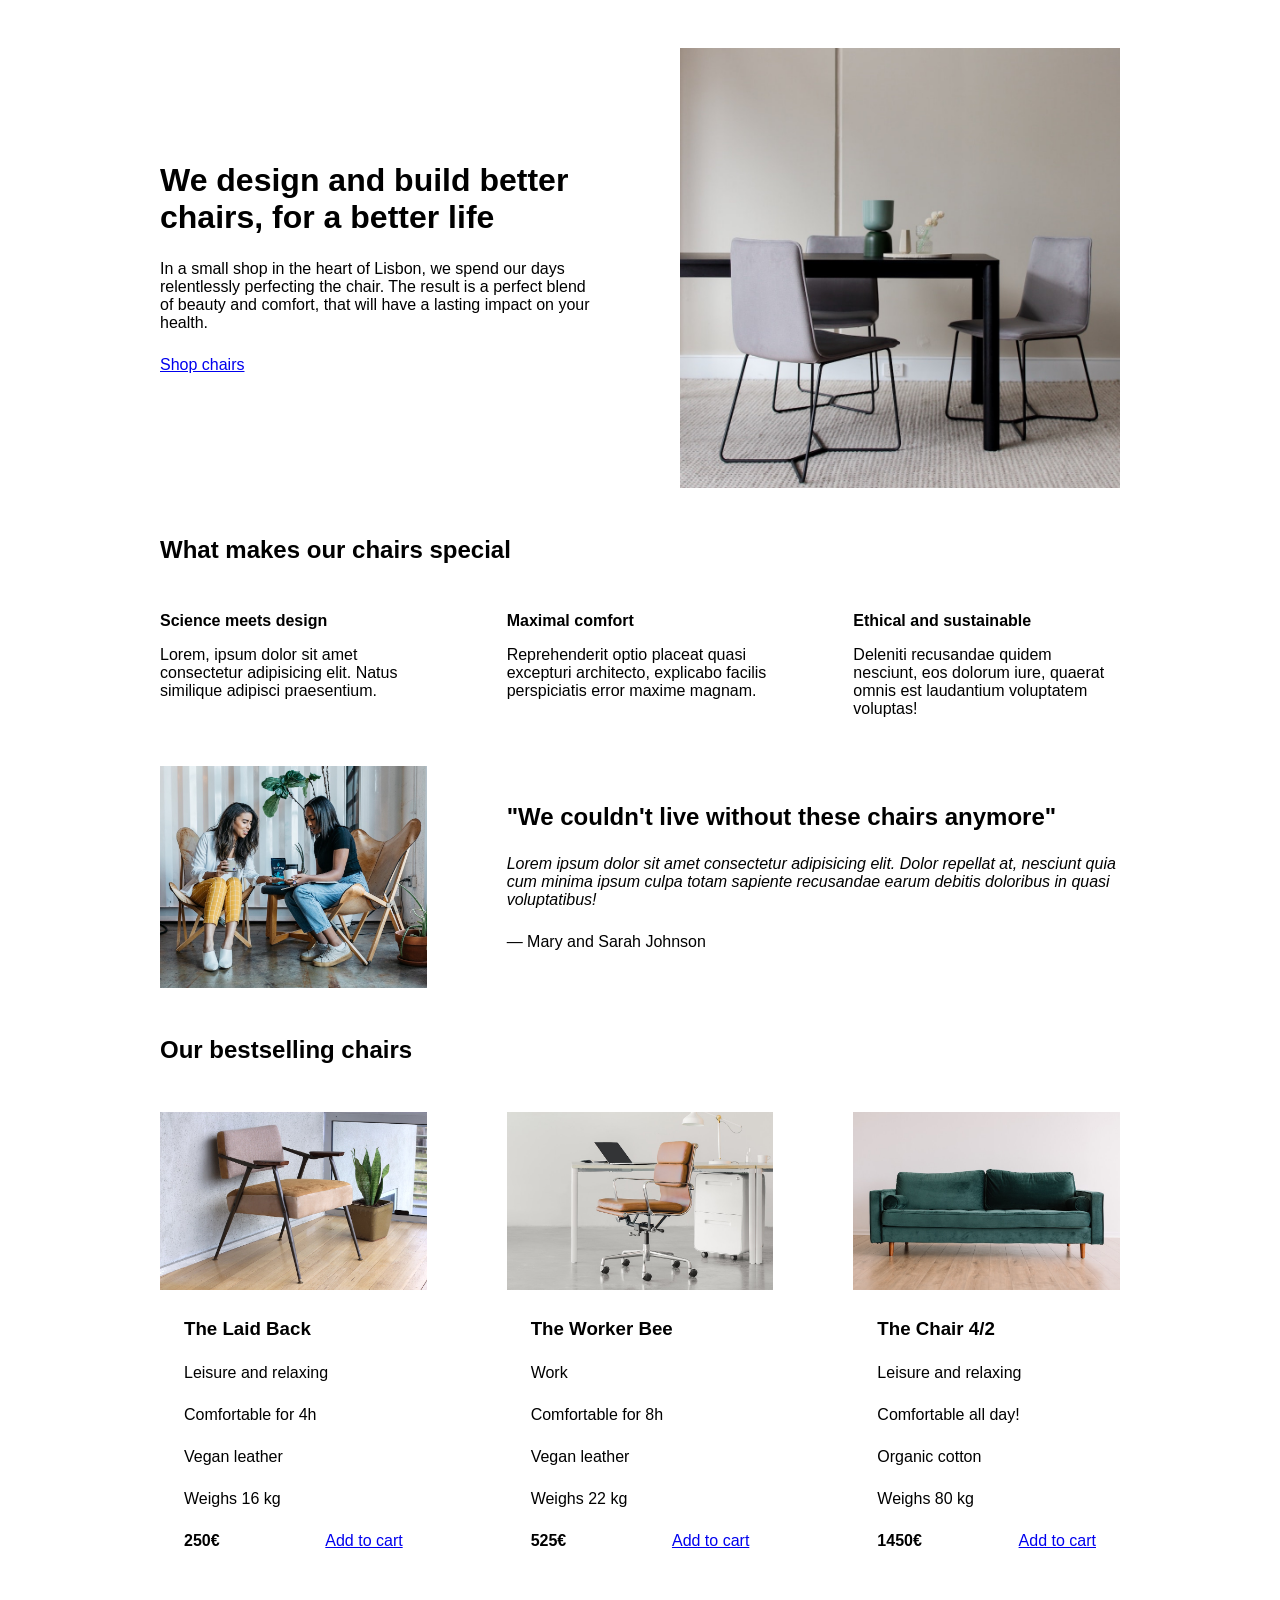
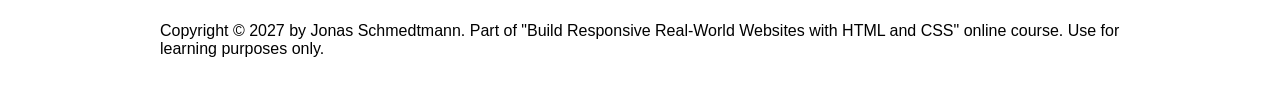
<file: html-css-course-master/starter/05-Design/index.html>
<!DOCTYPE html>
<html lang="en">
  <head>
    <meta charset="UTF-8" />
    <meta http-equiv="X-UA-Compatible" content="IE=edge" />
    <meta name="viewport" content="width=device-width, initial-scale=1.0" />

    <link rel="stylesheet" href="style.css" />
    <title>Lisbon Chair Shop</title>
  </head>
  <body>
    <div class="container">
      <header>
        <div class="header-text-box">
          <h1>We design and build better chairs, for a better life</h1>
          <p class="header-text">
            In a small shop in the heart of Lisbon, we spend our days
            relentlessly perfecting the chair. The result is a perfect blend of
            beauty and comfort, that will have a lasting impact on your health.
          </p>
          <a class="btn btn--big" href="#">Shop chairs</a>
        </div>
        <img src="hero.jpg" alt="Photo" />
      </header>

      <section>
        <h2>What makes our chairs special</h2>
        <div class="grid-3-cols">
          <div>
            <p class="features-title"><strong>Science meets design</strong></p>
            <p class="features-text">
              Lorem, ipsum dolor sit amet consectetur adipisicing elit. Natus
              similique adipisci praesentium.
            </p>
          </div>

          <div>
            <p class="features-title">
              <strong>Maximal comfort</strong>
            </p>
            <p class="features-text">
              Reprehenderit optio placeat quasi excepturi architecto, explicabo
              facilis perspiciatis error maxime magnam.
            </p>
          </div>

          <div>
            <p class="features-title">
              <strong>Ethical and sustainable</strong>
            </p>
            <p class="features-text">
              Deleniti recusandae quidem nesciunt, eos dolorum iure, quaerat
              omnis est laudantium voluptatem voluptas!
            </p>
          </div>
        </div>
      </section>

      <section class="testimonial-section">
        <div class="grid-3-cols">
          <img src="customers.jpg" alt="People sitting on chairs" />
          <div class="testimonial-box">
            <h2>"We couldn't live without these chairs anymore"</h2>
            <blockquote class="testimonial-text">
              Lorem ipsum dolor sit amet consectetur adipisicing elit. Dolor
              repellat at, nesciunt quia cum minima ipsum culpa totam sapiente
              recusandae earum debitis doloribus in quasi voluptatibus!
            </blockquote>
            <p class="testimonial-author">&mdash; Mary and Sarah Johnson</p>
          </div>
        </div>
      </section>

      <section>
        <h2>Our bestselling chairs</h2>
        <div class="grid-3-cols">
          <figure class="chair">
            <img src="chair-1.jpg" alt="Chair" />
            <div class="chair-box">
              <h3>The Laid Back</h3>
              <ul class="chair-details">
                <li>
                  <!-- Span is a generic INLINE text element, it doesn't have any meaning. It's like a div element, but inline -->
                  <span>Leisure and relaxing</span>
                </li>
                <li>
                  <span>Comfortable for 4h</span>
                </li>
                <li>
                  <span>Vegan leather</span>
                </li>
                <li>
                  <span>Weighs 16 kg</span>
                </li>
              </ul>
              <div class="chair-price">
                <strong>250€</strong>
                <a href="#" class="btn btn--small">Add to cart</a>
              </div>
            </div>
          </figure>

          <figure class="chair">
            <img src="chair-2.jpg" alt="Chair" />
            <div class="chair-box">
              <h3>The Worker Bee</h3>
              <ul class="chair-details">
                <li>
                  <span>Work</span>
                </li>
                <li>
                  <span>Comfortable for 8h</span>
                </li>
                <li>
                  <span>Vegan leather</span>
                </li>
                <li>
                  <span>Weighs 22 kg</span>
                </li>
              </ul>
              <div class="chair-price">
                <strong>525€</strong>
                <a href="#" class="btn btn--small">Add to cart</a>
              </div>
            </div>
          </figure>

          <figure class="chair">
            <img src="chair-3.jpg" alt="Chair" />
            <div class="chair-box">
              <h3>The Chair 4/2</h3>
              <ul class="chair-details">
                <li>
                  <span>Leisure and relaxing</span>
                </li>
                <li>
                  <span>Comfortable all day!</span>
                </li>
                <li>
                  <span>Organic cotton</span>
                </li>
                <li>
                  <span>Weighs 80 kg</span>
                </li>
              </ul>
              <div class="chair-price">
                <strong>1450€</strong>
                <a href="#" class="btn btn--small">Add to cart</a>
              </div>
            </div>
          </figure>
        </div>
      </section>

      <footer>
        Copyright &copy; 2027 by Jonas Schmedtmann. Part of "Build Responsive
        Real-World Websites with HTML and CSS" online course. Use for learning
        purposes only.
      </footer>
    </div>
  </body>
</html>
</file>
<file: html-css-course-master/final/03-CSS-Fundamentals/style.css>
* {
  /* border-top: 10px solid #1098ad; */
  margin: 0;
  padding: 0;
}

/* PAGE SECTIONS */
body {
  color: #444;
  font-family: sans-serif;

  border-top: 10px solid #1098ad;
  position: relative;
}

.container {
  width: 800px;
  /* margin-left: auto;
  margin-right: auto; */
  margin: 0 auto;
}

.main-header {
  background-color: #f7f7f7;
  /* padding: 20px;
  padding-left: 40px;
  padding-right: 40px; */
  padding: 20px 40px;
  margin-bottom: 60px;
  /* height: 80px; */
}

nav {
  font-size: 18px;
  /* text-align: center; */
}

article {
  margin-bottom: 60px;
}

.post-header {
  margin-bottom: 40px;
  /* position: relative; */
}

aside {
  background-color: #f7f7f7;
  border-top: 5px solid #1098ad;
  border-bottom: 5px solid #1098ad;
  /* padding-top: 50px;
  padding-bottom: 50px; */
  padding: 50px 0;
  width: 500px;
}

/* SMALLER ELEMENTS */
h1,
h2,
h3 {
  color: #1098ad;
}

h1 {
  font-size: 26px;
  text-transform: uppercase;
  font-style: italic;
}

h2 {
  font-size: 40px;
  margin-bottom: 30px;
}

h3 {
  font-size: 30px;
  margin-bottom: 20px;
  margin-top: 40px;
}

h4 {
  font-size: 20px;
  text-transform: uppercase;
  text-align: center;
}

p {
  font-size: 22px;
  line-height: 1.5;
  margin-bottom: 15px;
}

ul,
ol {
  margin-left: 50px;
  margin-bottom: 20px;
}

li {
  font-size: 20px;
  margin-bottom: 10px;
  /* display: inline; */
}

li:last-child {
  margin-bottom: 0;
}

/* footer p {
  font-size: 16px;
} */

/* article header p {
  font-style: italic;
} */

#author {
  font-style: italic;
  font-size: 18px;
}

#copyright {
  font-size: 16px;
}

.related-author {
  font-size: 18px;
  font-weight: bold;
}

/* ul {
  list-style: none;
} */

.related {
  list-style: none;
}

body {
  /* background-color: orangered; */
}

/* .first-li {
  font-weight: bold;
} */

li:first-child {
  font-weight: bold;
}

li:last-child {
  font-style: italic;
}

li:nth-child(even) {
  /* color: red; */
}

/* Misconception: this won't work! */
article p:first-child {
  color: red;
}

/* Styling links */
a:link {
  color: #1098ad;
  text-decoration: none;
}

a:visited {
  /* color: #777; */
  color: #1098ad;
}

a:hover {
  color: orangered;
  font-weight: bold;
  text-decoration: underline orangered;
}

a:active {
  background-color: black;
  font-style: italic;
}
/* LVHA */

.post-img {
  width: 100%;
  height: auto;
}

nav a:link {
  /* background-color: orangered;
  margin: 20px;
  padding: 20px;

  display: block; */

  margin-right: 30px;
  margin-top: 10px;
  display: inline-block;
}

nav a:link:last-child {
  margin-right: 0;
}

button {
  font-size: 22px;
  padding: 20px;
  cursor: pointer;

  position: absolute;
  /* top: 50px;
  left: 50px; */
  bottom: 50px;
  right: 50px;
}

h1::first-letter {
  font-style: normal;
  margin-right: 5px;
}

h3 + p::first-line {
  /* color: red; */
}

h2 {
  /* background-color: orange; */
  position: relative;
}

h2::before {
  content: "TOP";
  background-color: #ffe70e;
  color: #444;
  font-size: 16px;
  font-weight: bold;
  display: inline-block;
  padding: 5px 10px;
  position: absolute;
  top: -10px;
  right: -25px;
}

/* Resolving conflicts */
/* #copyright {
  color: red;
}

.copyright {
  color: blue;
}

.text {
  color: yellow;
}

footer p {
  color: green !important;
} */

/* nav a:link,
nav p {
  font-size: 18px;
} */
</file>
<file: html-css-course-master/final/04-CSS-Layouts/style.css>
* {
  /* border-top: 10px solid #1098ad; */
  margin: 0;
  padding: 0;
  box-sizing: border-box;
}

/* PAGE SECTIONS */
body {
  color: #444;
  font-family: sans-serif;

  border-top: 10px solid #1098ad;
  position: relative;
}

.container {
  width: 1200px;
  /* margin-left: auto;
  margin-right: auto; */
  margin: 0 auto;
}

.main-header {
  background-color: #f7f7f7;
  /* padding: 20px;
  padding-left: 40px;
  padding-right: 40px; */
  padding: 20px 40px;
  /* margin-bottom: 60px; */
  /* height: 80px; */
}

nav {
  font-size: 18px;
  /* text-align: center; */
}

article {
  /* margin-bottom: 60px; */
}

.post-header {
  margin-bottom: 40px;
  /* position: relative; */
}

aside {
  background-color: #f7f7f7;
  border-top: 5px solid #1098ad;
  border-bottom: 5px solid #1098ad;
  padding: 50px 40px;
}

/* SMALLER ELEMENTS */
h1,
h2,
h3 {
  color: #1098ad;
}

h1 {
  font-size: 26px;
  text-transform: uppercase;
  font-style: italic;
}

h2 {
  font-size: 40px;
  margin-bottom: 30px;
}

h3 {
  font-size: 30px;
  margin-bottom: 20px;
  margin-top: 40px;
}

h4 {
  font-size: 20px;
  text-transform: uppercase;
  text-align: center;
  margin-bottom: 30px;
}

p {
  font-size: 22px;
  line-height: 1.5;
  margin-bottom: 15px;
}

ul,
ol {
  margin-left: 50px;
  margin-bottom: 20px;
}

li {
  font-size: 20px;
  margin-bottom: 10px;
  /* display: inline; */
}

li:last-child {
  margin-bottom: 0;
}

/* footer p {
  font-size: 16px;
} */

/* article header p {
  font-style: italic;
} */

#author {
  font-style: italic;
  font-size: 18px;
}

#copyright {
  font-size: 16px;
}

.related-author {
  font-size: 18px;
  font-weight: bold;
}

/* ul {
  list-style: none;
} */

.related {
  list-style: none;
  margin-left: 0;
}

body {
  /* background-color: orangered; */
}

/* .first-li {
  font-weight: bold;
} */

li:first-child {
  font-weight: bold;
}

li:last-child {
  font-style: italic;
}

li:nth-child(even) {
  /* color: red; */
}

/* Misconception: this won't work! */
article p:first-child {
  color: red;
}

/* Styling links */
a:link {
  color: #1098ad;
  text-decoration: none;
}

a:visited {
  /* color: #777; */
  color: #1098ad;
}

a:hover {
  color: orangered;
  font-weight: bold;
  text-decoration: underline orangered;
}

a:active {
  background-color: black;
  font-style: italic;
}
/* LVHA */

.post-img {
  width: 100%;
  height: auto;
}

nav a:link {
  /* background-color: orangered;
  margin: 20px;
  padding: 20px;

  display: block; */

  margin-right: 30px;
  display: inline-block;
}

nav a:link:last-child {
  margin-right: 0;
}

button {
  font-size: 22px;
  padding: 20px;
  cursor: pointer;

  position: absolute;
  /* top: 50px;
  left: 50px; */
  bottom: 50px;
  right: 50px;
}

h1::first-letter {
  font-style: normal;
  margin-right: 5px;
}

h3 + p::first-line {
  /* color: red; */
}

h2 {
  /* background-color: orange; */
  position: relative;
}

h2::before {
  content: "TOP";
  background-color: #ffe70e;
  color: #444;
  font-size: 16px;
  font-weight: bold;
  display: inline-block;
  padding: 5px 10px;
  position: absolute;
  top: -10px;
  right: -25px;
}

/* Resolving conflicts */
/* #copyright {
  color: red;
}

.copyright {
  color: blue;
}

.text {
  color: yellow;
}

footer p {
  color: green !important;
} */

/* nav a:link,
nav p {
  font-size: 18px;
} */

/* FLOATS */
/*
.author-img {
  float: left;
  margin-bottom: 20px;
}

.author {
  float: left;
  margin-top: 10px;
  margin-left: 20px;
}

h1 {
  float: left;
}

nav {
  float: right;
}

.clear {
  clear: both;
}

.clearfix::after {
  clear: both;
  content: "";
  display: block;
}

article {
  width: 825px;
  float: left;
}

aside {
  width: 300px;
  float: right;
}

footer {
  clear: both;
}
*/

/* FLEXBOX */
.main-header {
  display: flex;
  align-items: center;
  justify-content: space-between;
}

.author-box {
  display: flex;
  align-items: center;
  margin-bottom: 15px;
}

.author {
  margin-bottom: 0;
  margin-left: 15px;
}

.related-post {
  display: flex;
  align-items: center;
  gap: 20px;
  margin-bottom: 30px;
}

.related-link:link {
  font-size: 17px;
  font-weight: bold;
  font-style: normal;
  margin-bottom: 5px;
  display: block;
}

.related-author {
  margin-bottom: 0;
  font-size: 14px;
  font-weight: normal;
  font-style: italic;
}

/* FLEXBOX LAYOUT */
/* .row {
  display: flex;
  align-items: flex-start;
  gap: 75px;
  margin-bottom: 60px;
}

article {
  flex: 1;
  margin-bottom: 0;
}

aside {
  
  DEFAULTS:
  flex-grow: 0;
  flex-shrink: 1;
  flex-basis: auto;

  flex: 0 0 300px;
} */

/* CSS GRID LAYOUT */
.container {
  display: grid;
  grid-template-columns: 1fr 300px;
  column-gap: 75px;
  row-gap: 60px;
  align-items: start;
}

.main-header {
  /* grid-column: 1 / span 2; */
  grid-column: 1 / -1;
}

article {
}

aside {
}

footer {
  grid-column: 1 / -1;
}
</file>
<file: html-css-course-master/final/05-Design/style.css>
/*
SPACING SYSTEM (px)
2 / 4 / 8 / 12 / 16 / 24 / 32 / 48 / 64 / 80 / 96 / 128

FONT SIZE SYSTEM (px)
10 / 12 / 14 / 16 / 18 / 20 / 24 / 30 / 36 / 44 / 52 / 62 / 74 / 86 / 98
*/

/* 
MAIN COLOR: #087f5b
GREY COLOR: #343a40
*/

* {
  margin: 0;
  padding: 0;
  box-sizing: border-box;
}

/* ------------------------ */
/* GENERAL STYLES */
/* ------------------------ */
body {
  font-family: "Inter", sans-serif;
  color: #343a40;
  border-bottom: 8px solid #087f5b;
}

.container {
  width: 960px;
  margin: 0 auto;
}

header,
section {
  margin-bottom: 96px;
}

h2 {
  margin-bottom: 48px;
  font-size: 36px;
  letter-spacing: -0.5px;
  /* 24 / 30 / 36 */
}

.grid-3-cols {
  display: grid;
  grid-template-columns: repeat(3, 1fr);
  column-gap: 80px;
}

.btn:link,
.btn:visited {
  background-color: #087f5b;
  color: #fff;
  text-decoration: none;
  text-transform: uppercase;
  font-weight: 500;

  display: inline-block;
  border-radius: 100px;
}

.btn:hover,
.btn:active {
  background-color: #099268;
}

.btn--big {
  font-size: 18px;
  padding: 16px 32px;
}

.btn--small {
  font-size: 14px;
  padding: 8px 12px;
}

img {
  border-radius: 12px;
}

/* ------------------------ */
/* COMPONENT STYLES */
/* ------------------------ */

/* HEADER */
header {
  display: grid;
  grid-template-columns: repeat(2, 1fr);
  column-gap: 80px;
  margin-top: 64px;
}

.header-text-box {
  align-self: center;
}

h1 {
  margin-bottom: 32px;
  font-size: 44px;
  line-height: 1.1;
  letter-spacing: -1px;
  /* 44 / 52 / 62 */

  /* text-shadow: 0 5px 5px rgba(0, 0, 0, 0.2); */
}

.header-text {
  margin-bottom: 24px;
  font-size: 18px;
  line-height: 1.7;
}

img {
  width: 100%;
}

/* FEATURES */
.features-icon {
  stroke: #087f5b;
  width: 32px;
  heigh: 32px;
  margin-bottom: 24px;
}

.features-title {
  margin-bottom: 16px;
  font-size: 20px;
}

.features-text {
  font-size: 18px;
  line-height: 1.7;
}

/* TESTIMONIAL */
.testimonial-section {
  background-color: #087f5b;
  color: #fff;
  padding: 24px;
  border-radius: 12px;
}

.testimonial-box {
  grid-column: 2 / -1;
  align-self: center;
}

.testimonial-box h2 {
  margin-bottom: 24px;
  /* 20 / 24 / 30 */
  font-size: 24px;
}

.testimonial-text {
  font-style: italic;
  margin-bottom: 24px;
  font-size: 18px;
  line-height: 1.7;
  color: ##e6fcf5;
}

.testimonial-author {
  color: #c3fae8;
}

/* CHAIRS */
.chair {
  box-shadow: 0 20px 30px 0 rgba(0, 0, 0, 0.07);
  border-radius: 12px;
}

.chair img {
  border-bottom-left-radius: 0;
  border-bottom-right-radius: 0;
}

.chair-box {
  padding: 32px;
}

h3 {
  margin-bottom: 24px;
  font-size: 20px;
}

.chair-details {
  list-style: none;
  margin-bottom: 48px;
}

.chair-details li {
  display: flex;
  align-items: center;
  gap: 12px;
  margin-bottom: 16px;
}

.chair-details li:last-child {
  margin-bottom: 0;
}

.chair-icon {
  stroke: #087f5b;
  width: 24px;
  height: 24px;
}

.chair-price {
  display: flex;
  justify-content: space-between;
  align-items: center;
  font-size: 20px;
}

footer {
  margin-bottom: 48px;
  font-size: 14px;
  color: #495057;
}
</file>
<file: html-css-course-master/starter/03-CSS-Fundamentals/style.css>
body {
    color: #444;
    font-family: sans-serif;
}
h1, h2, h3, h4 {
    color: #1098ad;
}
.header-title {
    color: #1098ad;
}
/*.header-title::first-letter {
    font-size: 60px;
}*/
h1 {
    font-size: 26px; 
    text-transform: uppercase;
    font-style: italic;
    color: #1098ad;
}
h2 {
    font-size: 40px;   
}
h3 {
    font-size: 30px;   
    text-decoration: underline;
}
h4 {
    font-size: 20px; 
    text-decoration: underline;
    text-align: center;
}
p {
    font-size: 22px;
    line-height: 1.5;
}
li {
    font-size: 18px;
}
/*footer p {
    text-align: center;
    font-size: 14px;
}*/
/*article header p {
    font-size: 14px;
    font-style: italic;
}*/
::selection {
    background-color: #1098ad;
    color: white;
}  
#auther {
    font-size: 14px;
    font-style: italic;
}
#copyright {
    text-align: center;
    font-size: 14px;
}
.related-auther {
    font-size: 14px;
    font-weight: bold;
    font-style: italic;
}
aside > ul {
    list-style: none;
}
.main-header {
    background-color: #f7f7f7;
}
aside {
    background-color: #f7f7f7;
    border-top: 5px solid #1098ad;
    border-bottom: 5px solid #1098ad;
}
li:first-child {
    font-weight: bold;
}
li:last-child {
    font-style: italic;
}
/*li:nth-child(2) {
    color: #1098ad;
}*/
a:link {
    color: #1098ad;
    text-decoration: none;
}
a:visited {
    text-decoration: none;
    color: #1098ad;
}
a:hover {
    color: #0d4cea;
    font-weight: bold;
    text-decoration: none;
    text-decoration-color: red;
}
 

/*a:active {
    color: #0d4cea;
    font-weight: bold;
}*/
/* Resolving conglicts 
#copyright {
    color: red;
}
.copyright {
    color: blue;
}
.text {
    color: yellow
}
footer p {
    color: green;
}
*/
</file>
<file: html-css-course-master/starter/05-Design/style.css>
/*
SPACING SYSTEM (px)
2 / 4 / 8 / 12 / 16 / 24 / 32 / 48 / 64 / 80 / 96 / 128

FONT SIZE SYSTEM (px)
10 / 12 / 14 / 16 / 18 / 20 / 24 / 30 / 36 / 44 / 52 / 62 / 74 / 86 / 98
*/

* {
  margin: 0;
  padding: 0;
  box-sizing: border-box;
}

/* ------------------------ */
/* GENERAL STYLES */
/* ------------------------ */
body {
  font-family: sans-serif;
}

.container {
  width: 960px;
  margin: 0 auto;
}

header,
section {
  margin-bottom: 48px;
}

h2 {
  margin-bottom: 48px;
}

.grid-3-cols {
  display: grid;
  grid-template-columns: repeat(3, 1fr);
  column-gap: 80px;
}

/* ------------------------ */
/* COMPONENT STYLES */
/* ------------------------ */

/* HEADER */
header {
  display: grid;
  grid-template-columns: repeat(2, 1fr);
  column-gap: 80px;
  margin-top: 48px;
}

.header-text-box {
  align-self: center;
}

h1 {
  margin-bottom: 24px;
}

.header-text {
  margin-bottom: 24px;
}

img {
  width: 100%;
}

/* FEATURES */
.features-icon {
}

.features-title {
  margin-bottom: 16px;
}

.features-text {
}

/* TESTIMONIAL */
.testimonial-section {
}

.testimonial-box {
  grid-column: 2 / -1;
  align-self: center;
}

.testimonial-box h2 {
  margin-bottom: 24px;
}

.testimonial-text {
  font-style: italic;
  margin-bottom: 24px;
}

/* CHAIRS */
.chair-box {
  padding: 24px;
}

h3 {
  margin-bottom: 24px;
}

.chair-details {
  list-style: none;
  margin-bottom: 24px;
}

.chair-details li {
  display: flex;
  align-items: center;
  gap: 12px;
  margin-bottom: 24px;
}

.chair-details li:last-child {
  margin-bottom: 0;
}

.chair-icon {
}

.chair-price {
  display: flex;
  justify-content: space-between;
}

footer {
  margin-bottom: 48px;
}
</file>
